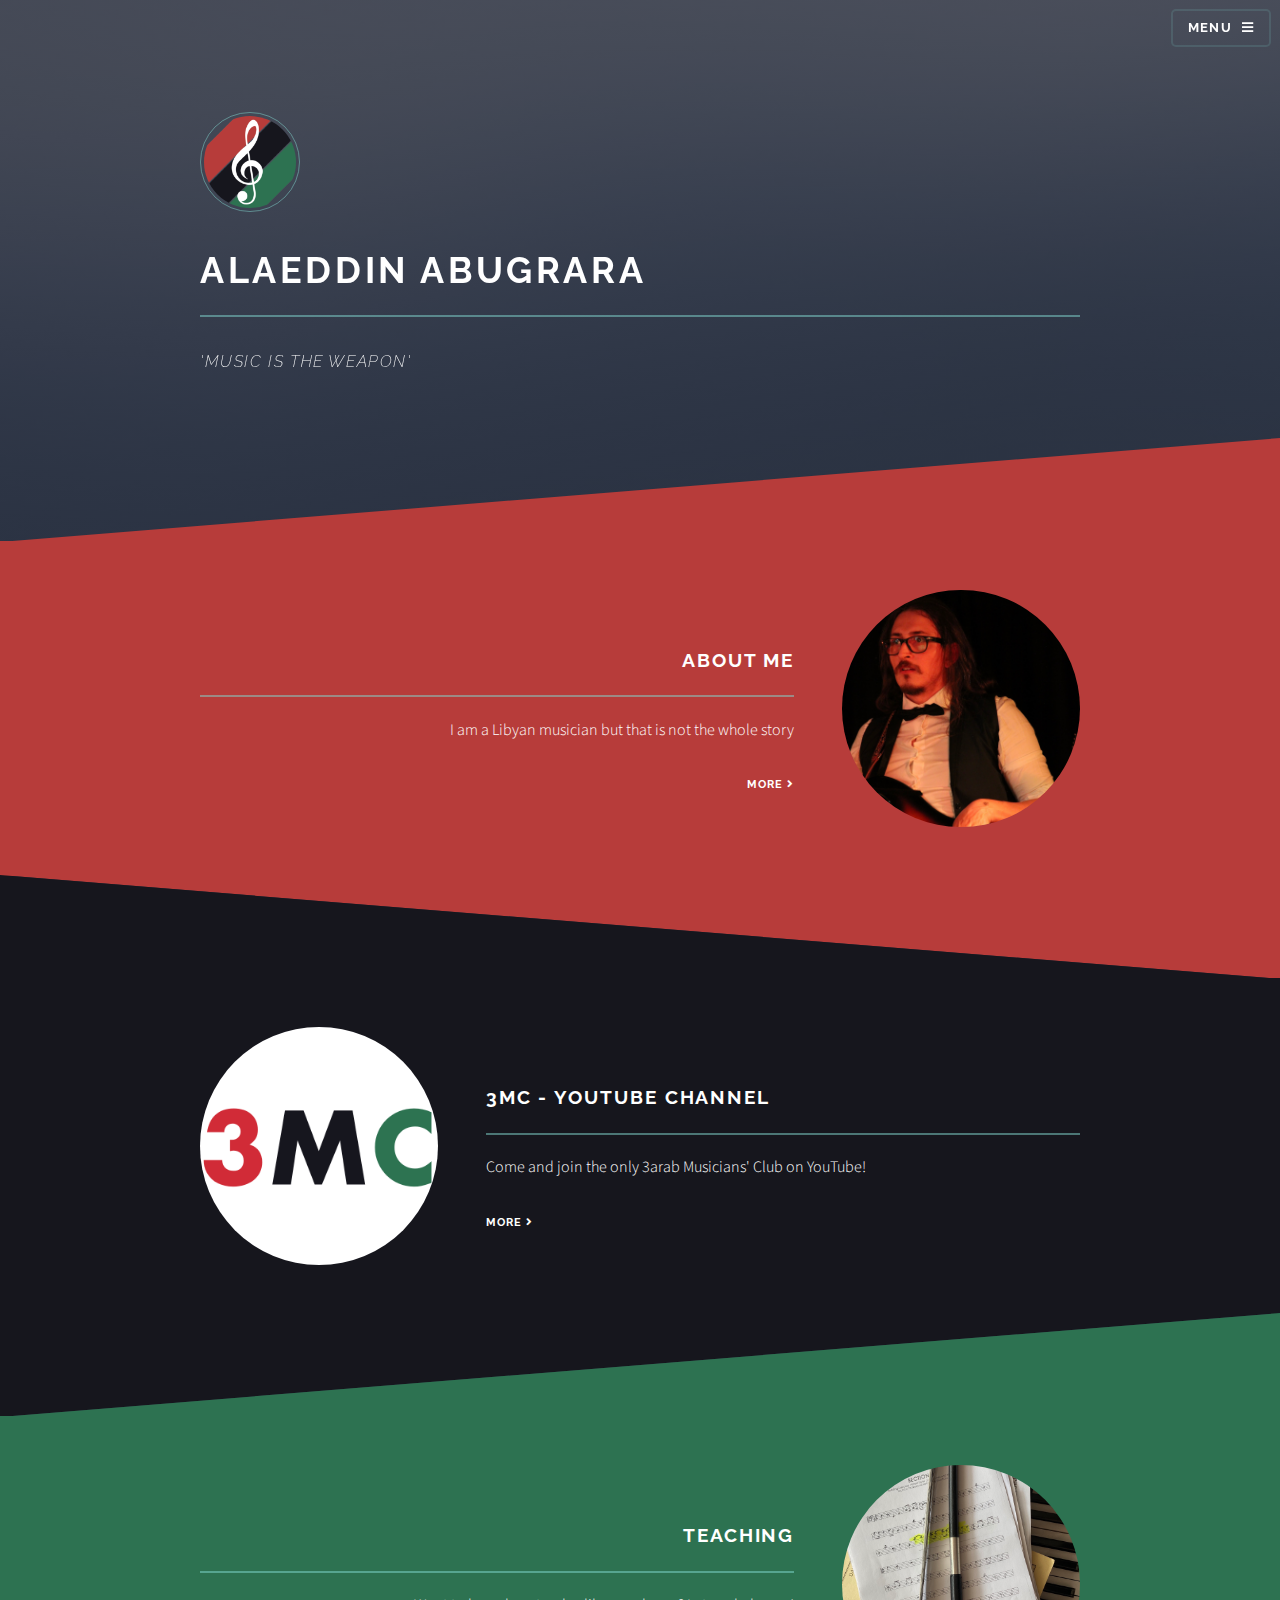
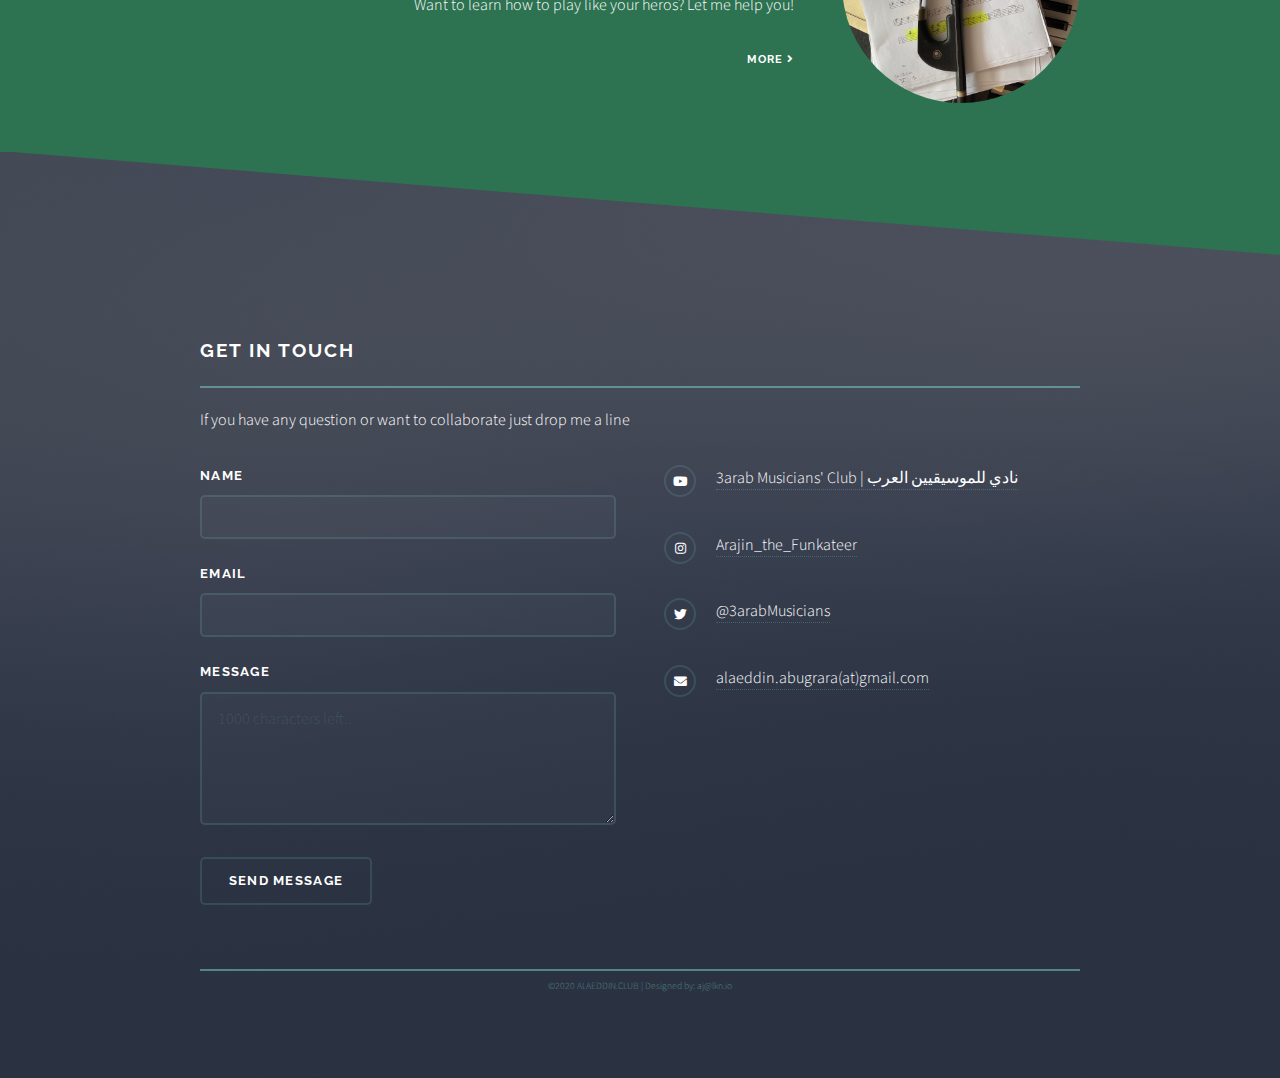
<file: index.html>
<!DOCTYPE HTML>
<html>
	<head>
		<title>ALAEDDIN.CLUB</title>
		<meta charset="utf-8" />
		<meta name="viewport" content="width=device-width, initial-scale=1, user-scalable=no" />
    <link rel="stylesheet" href="assets/css/main.css" />
    <link rel="shortcut icon" href="images/favicon/favicon.ico">
    <link rel="icon" sizes="16x16 32x32 64x64" href="images/favicon/favicon.ico">
    <link rel="icon" type="image/png" sizes="196x196" href="images/favicon/favicon-192.png">
    <link rel="icon" type="image/png" sizes="160x160" href="images/favicon/favicon-160.png">
    <link rel="icon" type="image/png" sizes="96x96" href="images/favicon/favicon-96.png">
    <link rel="icon" type="image/png" sizes="64x64" href="images/favicon/favicon-64.png">
    <link rel="icon" type="image/png" sizes="32x32" href="images/favicon/favicon-32.png">
    <link rel="icon" type="image/png" sizes="16x16" href="images/favicon/favicon-16.png">
    <link rel="apple-touch-icon" href="images/favicon/favicon-57.png">
    <link rel="apple-touch-icon" sizes="114x114" href="images/favicon/favicon-114.png">
    <link rel="apple-touch-icon" sizes="72x72" href="images/favicon/favicon-72.png">
    <link rel="apple-touch-icon" sizes="144x144" href="images/favicon/favicon-144.png">
    <link rel="apple-touch-icon" sizes="60x60" href="images/favicon/favicon-60.png">
    <link rel="apple-touch-icon" sizes="120x120" href="images/favicon/favicon-120.png">
    <link rel="apple-touch-icon" sizes="76x76" href="images/favicon/favicon-76.png">
    <link rel="apple-touch-icon" sizes="152x152" href="images/favicon/favicon-152.png">
    <link rel="apple-touch-icon" sizes="180x180" href="images/favicon/favicon-180.png">
    <meta name="msapplication-TileColor" content="#FFFFFF">
    <meta name="msapplication-TileImage" content="images/favicon/favicon-144.png">
    <meta name="msapplication-config" content="images/favicon/browserconfig.xml">
		<noscript><link rel="stylesheet" href="assets/css/noscript.css" /></noscript>
	</head>
	<body class="is-preload">

		<!-- Page Wrapper -->
    <div id="page-wrapper">
      <!-- Header -->
      <header id="header" class="alt">
        <h1><a href="index">ALAEDDIN</a></h1>
        <nav>
          <a href="#menu">Menu</a>
        </nav>
      </header>

      <!-- Nav menu -->
      <nav id="menu">
        <div class="inner">
          <ul class="links">
            <li><a href="index">Home</a></li>
            <li><a href="about">About</a></li>
            <li><a href="3MC">YouTube Channel</a></li>
            <li><a href="teaching">Teaching</a></li>
            <li><a href="contact">Contacts</a></li>
          </ul>
          <a href="#" class="close">Close</a>
        </div>
      </nav>

      <!-- Banner -->
      <section id="banner">
        <div class="inner">
          <div class="logo"><img src="images/logo.png" alt="" class="icon"></div>
          <h2>ALAEDDIN ABUGRARA</h2>
          <p> <i>'Music is the weapon'</i> </p>
        </div>
      </section>

      <!-- Wrapper -->
      <section id="wrapper">
        <!-- One -->
        <section id="one" class="wrapper spotlight style1">
          <a href="about">
            <div class="inner">
              <img class = "image" src="images/Alaeddin_portrait.jpeg" alt=""/>
              <div class="content">
                <h2 class="major">About me</h2>
                <p>I am a Libyan musician but that is not the whole story</p>
                <h4>more <span class="fas fa-angle-right"></span></h4>
              </div>
            </div>
          </a>
        </section>

        <!-- Two -->
        <section id="two" class="wrapper alt spotlight style2">
          <a href="3MC">
            <div class="inner">
              <img class="image" src="images/3MC-logo-square.jpg" alt="" />
              <div class="content">
                <h2 class="major">3MC - YouTube Channel</h2>
                <p>Come and join the only 3arab Musicians' Club on YouTube!</p>
                <h4>more <span class="fas fa-angle-right"></span></h4>
              </div>
            </div>
          </a>
        </section>

        <!-- Three -->
        <section id="three" class="wrapper spotlight style3">
          <a href="teaching">
            <div class="inner">
              <img class="image" src="images/teaching-index-img.jpeg" alt="" />
              <div class="content">
                <h2 class="major">Teaching</h2>
                <p>
                  Want to learn how to play like your heros? Let me help you!
                </p>
                <h4>more <span class="fas fa-angle-right"></span></h4>
              </div>
            </div>
          </a>
        </section>
      </section> <!-- wrapper -->

      <!-- Footer -->
      <section id="footer">
        <div class="inner">
          <h2 class="major">Get in touch</h2>
          <p>If you have any question or want to collaborate just drop me a line</p>

          <form method="POST" action="https://formspree.io/mbjzqwzp">
            <div class="fields">
              <div class="field">
                <label for="name">Name</label>
                <input type="text" name="name" id="name" required/>
              </div>
              <div class="field">
                <label for="email">Email</label>
                <input type="email" name="email" id="email" required/>
              </div>
              <div class="field">
                <label for="message">Message</label>
                <textarea name="message" id="message" rows="4" maxlength="1000" placeholder="1000 characters left.." required></textarea>
              </div>
            </div>
            <ul class="actions">
              <li><input type="submit" value="Send Message" /></li>
            </ul>
          </form>

          <ul class="contact">
            <li class="icon brands fa-youtube">
              <a href="https://www.youtube.com/channel/UCnu9vaJZ9BPvRL8BU03WIyQ" target="_blank">3arab Musicians' Club | نادي للموسيقيين العرب</a>
            </li>
            <li class="icon brands fa-instagram">
              <a href="https://www.instagram.com/arajin_the_funkateer/" target="_blank">Arajin_the_Funkateer</a>
            </li>
            <li class="icon brands fa-twitter">
              <a href="https://twitter.com/3arabMusicians" target="_blank"> @3arabMusicians </a>
            </li>
            <li class="icon solid fa-envelope">
              <a href="mailto:alaeddin.abugarara@gmail.com?subject= Hi Ala Eddin">alaeddin.abugrara(at)gmail.com</a>
            </li>
          </ul>

          <ul class="copyright">
            <li>&copy;2020 ALAEDDIN.CLUB | Designed by: aj@lkn.io</li>
          </ul>
        </div> <!-- footer/inner -->
      </section> <!-- footer -->
    </div> <!-- Page Wrapper -->

		<!-- Scripts -->
    <script src="assets/js/jquery.min.js"></script>
    <script src="assets/js/jquery.scrollex.min.js"></script>
    <script src="assets/js/browser.min.js"></script>
    <script src="assets/js/breakpoints.min.js"></script>
    <script src="assets/js/util.js"></script>
    <script src="assets/js/main.js"></script>

	</body>
</html>
</file>
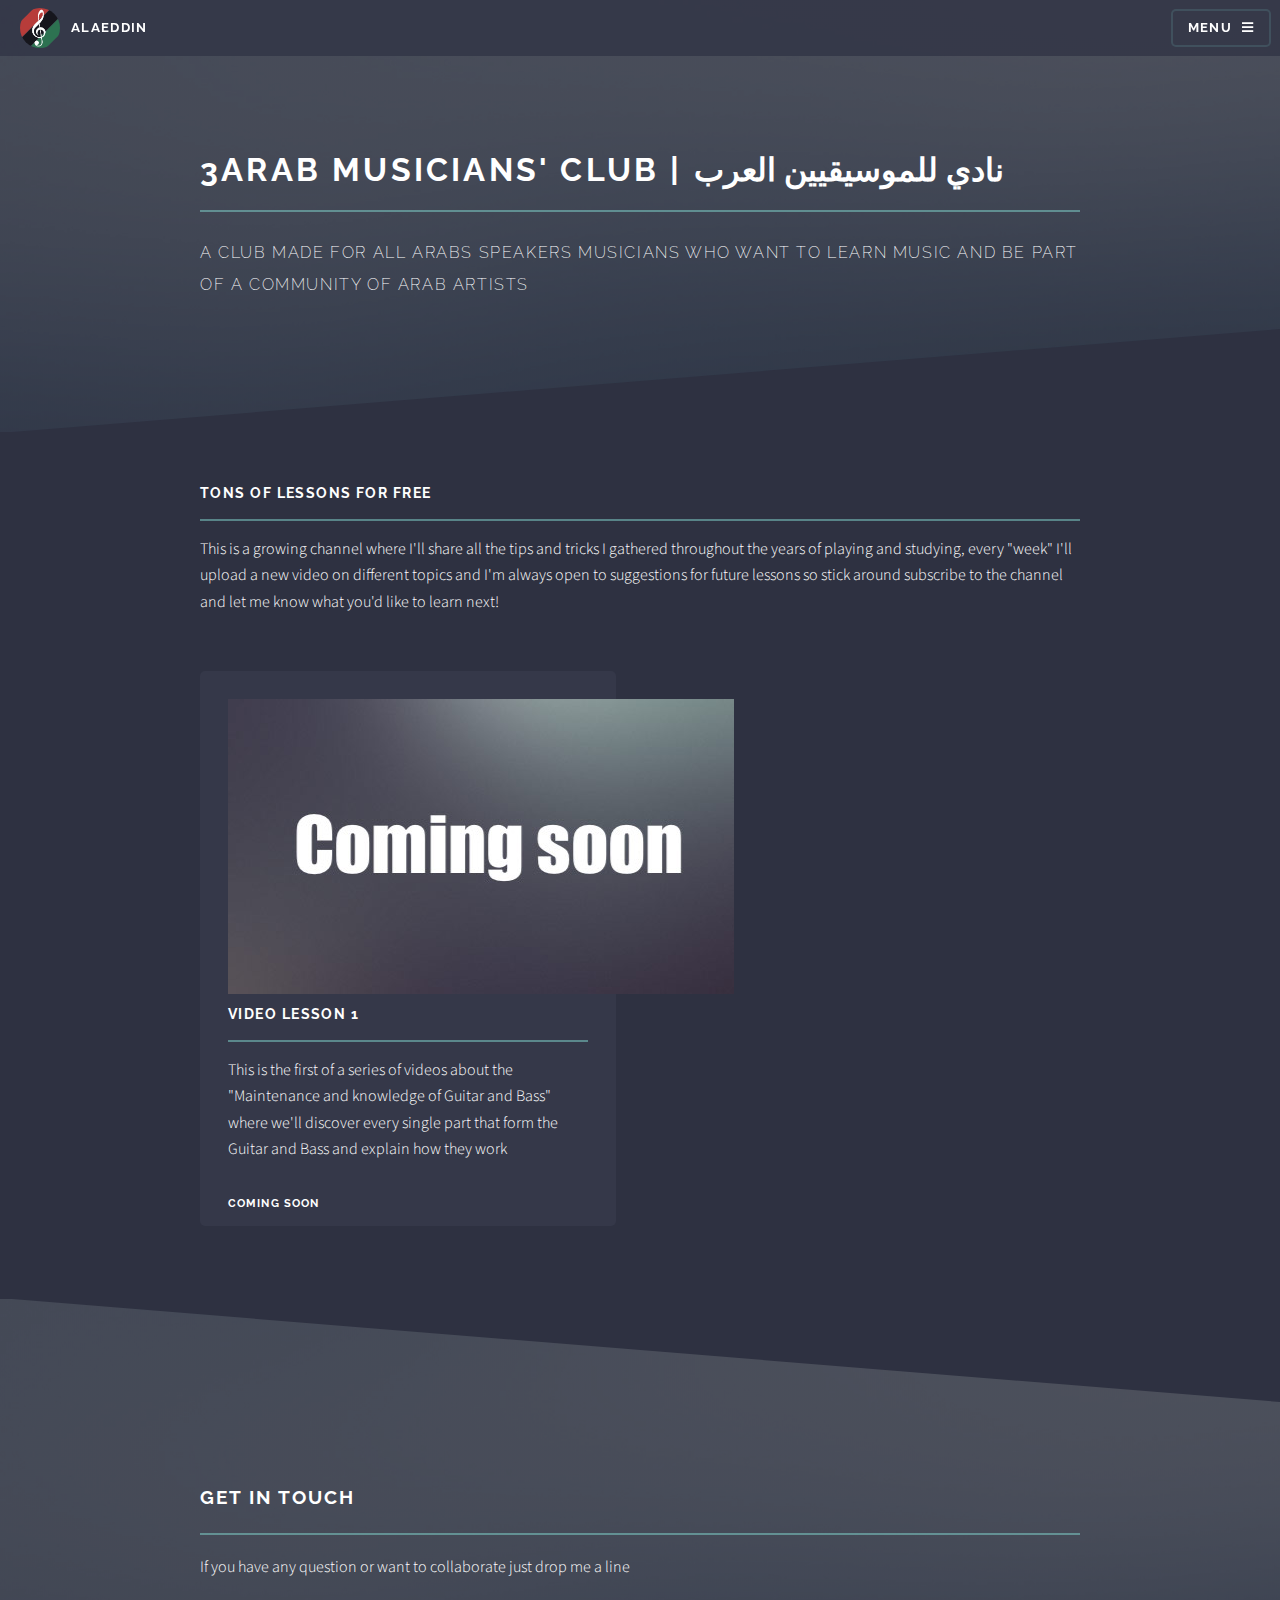
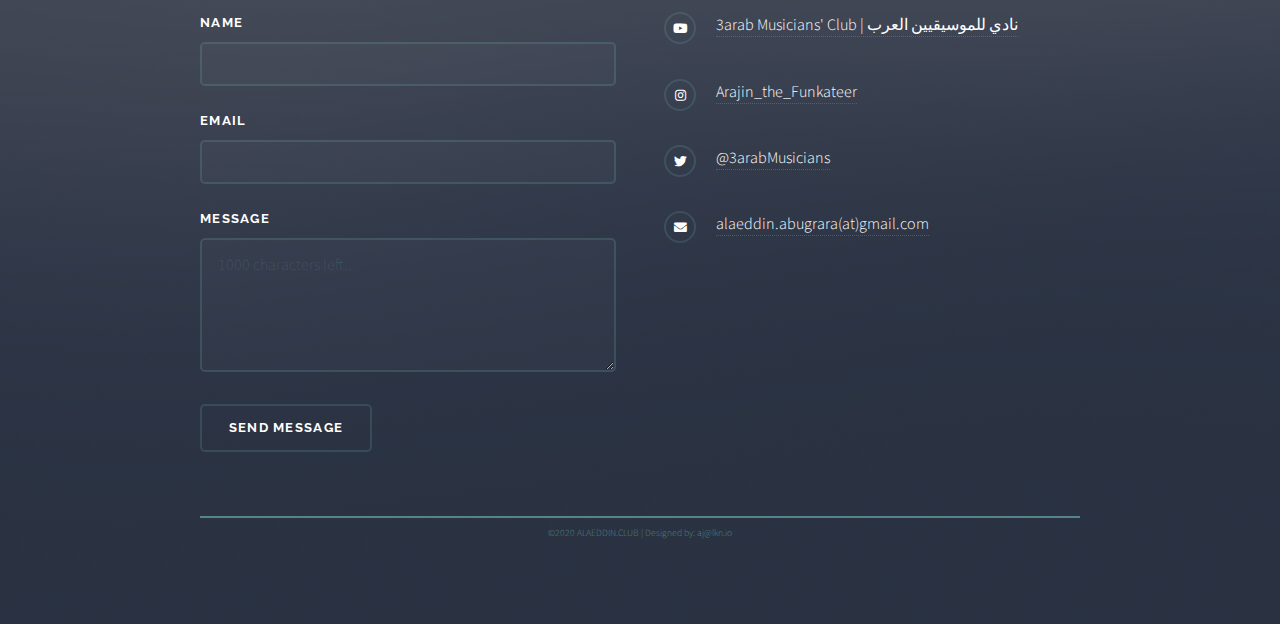
<file: 3MC.html>
<!DOCTYPE HTML>
<html>
	<head>
		<title>ALAEDDIN | 3MC</title>
		<meta charset="utf-8" />
		<meta name="viewport" content="width=device-width, initial-scale=1, user-scalable=no" />
    <link rel="stylesheet" href="assets/css/main.css" />
    <link rel="shortcut icon" href="images/favicon/favicon.ico">
    <link rel="icon" sizes="16x16 32x32 64x64" href="images/favicon/favicon.ico">
    <link rel="icon" type="image/png" sizes="196x196" href="images/favicon/favicon-192.png">
    <link rel="icon" type="image/png" sizes="160x160" href="images/favicon/favicon-160.png">
    <link rel="icon" type="image/png" sizes="96x96" href="images/favicon/favicon-96.png">
    <link rel="icon" type="image/png" sizes="64x64" href="images/favicon/favicon-64.png">
    <link rel="icon" type="image/png" sizes="32x32" href="images/favicon/favicon-32.png">
    <link rel="icon" type="image/png" sizes="16x16" href="images/favicon/favicon-16.png">
    <link rel="apple-touch-icon" href="images/favicon/favicon-57.png">
    <link rel="apple-touch-icon" sizes="114x114" href="images/favicon/favicon-114.png">
    <link rel="apple-touch-icon" sizes="72x72" href="images/favicon/favicon-72.png">
    <link rel="apple-touch-icon" sizes="144x144" href="images/favicon/favicon-144.png">
    <link rel="apple-touch-icon" sizes="60x60" href="images/favicon/favicon-60.png">
    <link rel="apple-touch-icon" sizes="120x120" href="images/favicon/favicon-120.png">
    <link rel="apple-touch-icon" sizes="76x76" href="images/favicon/favicon-76.png">
    <link rel="apple-touch-icon" sizes="152x152" href="images/favicon/favicon-152.png">
    <link rel="apple-touch-icon" sizes="180x180" href="images/favicon/favicon-180.png">
    <meta name="msapplication-TileColor" content="#FFFFFF">
    <meta name="msapplication-TileImage" content="images/favicon/favicon-144.png">
    <meta name="msapplication-config" content="images/favicon/browserconfig.xml">
		<noscript><link rel="stylesheet" href="assets/css/noscript.css" /></noscript>
	</head>
	<body class="is-preload">

		<!-- Page Wrapper -->
    <div id="page-wrapper">

      <!-- Header -->
      <header id="header">
        <a href="index"><img src="images/logo.png" alt="website logo"></a>
        <h1><a href="index">ALAEDDIN</a></h1>
        <nav>
          <a href="#menu">Menu</a>
        </nav>
      </header>

      <!-- Nav menu -->
      <nav id="menu">
        <div class="inner">
          <ul class="links">
            <li><a href="index">Home</a></li>
            <li><a href="about">About</a></li>
            <li><a href="3MC">YouTube Channel</a></li>
            <li><a href="teaching">Teaching</a></li>
            <li><a href="contact">Contacts</a></li>
          </ul>
          <a href="#" class="close">Close</a>
        </div>
      </nav>

      <!-- Wrapper -->
      <section id="wrapper">
        <header>
          <div class="inner">
            <h2>3arab Musicians' Club | نادي للموسيقيين العرب</h2>
            <p>A Club made for all Arabs speakers musicians who want to learn music and be part of a community of Arab artists</p>
          </div>
        </header>

        <!-- Content -->
        <div class="wrapper">
          <div class="inner">

            <h3 class="major">Tons of lessons for free</h3>
            <p>
              This is a growing channel where I'll share all the tips and tricks I gathered throughout the years of playing and studying,
              every "week" I'll upload a new video on different topics and I'm always open to suggestions for future lessons so stick around
              subscribe to the channel and let me know what you'd like to learn next!
            </p>

            <section class="features">
              <article>
                <!-- <a href="3MCviedoCard" class="image"><img src="images/pic04.jpg" alt="" /></a> -->
                <img src="images/ThumbnailVid-comingSoon.jpg" alt="Thumbnail of future video text saying (COMING SOON)"/>

                <h3 class="major">Video lesson 1</h3>
                <p>This is the first of a series of videos about the "Maintenance and knowledge of Guitar and Bass" where we'll discover every single
                  part that form the Guitar and Bass and explain how they work
                </p>
                <h4>COMING SOON</h4>
                <!-- <a href="#" class="special">Learn more</a> -->
              </article>

              <!-- <article>
                <a href="3MCviedoCard" class="image"><img src="images/pic05.jpg" alt="" /></a>
                <h3 class="major">Video lesson 2</h3>
                <p>Lorem ipsum dolor sit amet, consectetur adipiscing vehicula.</p>
                <a href="3MCviedoCard" class="special">Learn more</a>
              </article>

              <article>
                <a href="3MCviedoCard" class="image"><img src="images/pic05.jpg" alt="" /></a>
                <h3 class="major">Video lesson 3</h3>
                <p>Lorem ipsum dolor sit amet, consectetur adipiscing vehicula.</p>
                <a href="3MCviedoCard" class="special">Learn more</a>
              </article>
            </section> -->

          </div> <!-- inner -->
        </div> <!-- wrapper -->
      </section><!-- Wrapper -->

      <!-- Footer -->
      <section id="footer">
        <div class="inner">
          <h2 class="major">Get in touch</h2>
          <p>If you have any question or want to collaborate just drop me a line</p>

          <form method="POST" action="https://formspree.io/mbjzqwzp">
            <div class="fields">
              <div class="field">
                <label for="name">Name</label>
                <input type="text" name="name" id="name" required/>
              </div>
              <div class="field">
                <label for="email">Email</label>
                <input type="email" name="email" id="email" required/>
              </div>
              <div class="field">
                <label for="message">Message</label>
                <textarea name="message" id="message" rows="4" maxlength="1000" placeholder="1000 characters left.." required></textarea>
              </div>
            </div>
            <ul class="actions">
              <li><input type="submit" value="Send Message" /></li>
            </ul>
          </form>

          <ul class="contact">
            <li class="icon brands fa-youtube">
              <a href="https://www.youtube.com/channel/UCnu9vaJZ9BPvRL8BU03WIyQ" target="_blank">3arab Musicians' Club | نادي للموسيقيين العرب</a>
            </li>
            <li class="icon brands fa-instagram">
              <a href="https://www.instagram.com/arajin_the_funkateer/" target="_blank">Arajin_the_Funkateer</a>
            </li>
            <li class="icon brands fa-twitter">
              <a href="https://twitter.com/3arabMusicians" target="_blank"> @3arabMusicians </a>
            </li>
            <li class="icon solid fa-envelope">
              <a href="mailto:alaeddin.abugarara@gmail.com?subject= Hi Ala Eddin">alaeddin.abugrara(at)gmail.com</a>
            </li>
          </ul>

          <ul class="copyright">
            <li>&copy;2020 ALAEDDIN.CLUB | Designed by: aj@lkn.io</li>
          </ul>
        </div> <!-- footer/inner -->
      </section> <!-- footer -->

    </div><!-- Page Wrapper -->

		<!-- Scripts -->
    <script src="assets/js/jquery.min.js"></script>
    <script src="assets/js/jquery.scrollex.min.js"></script>
    <script src="assets/js/browser.min.js"></script>
    <script src="assets/js/breakpoints.min.js"></script>
    <script src="assets/js/util.js"></script>
    <script src="assets/js/main.js"></script>

	</body>
</html>
</file>
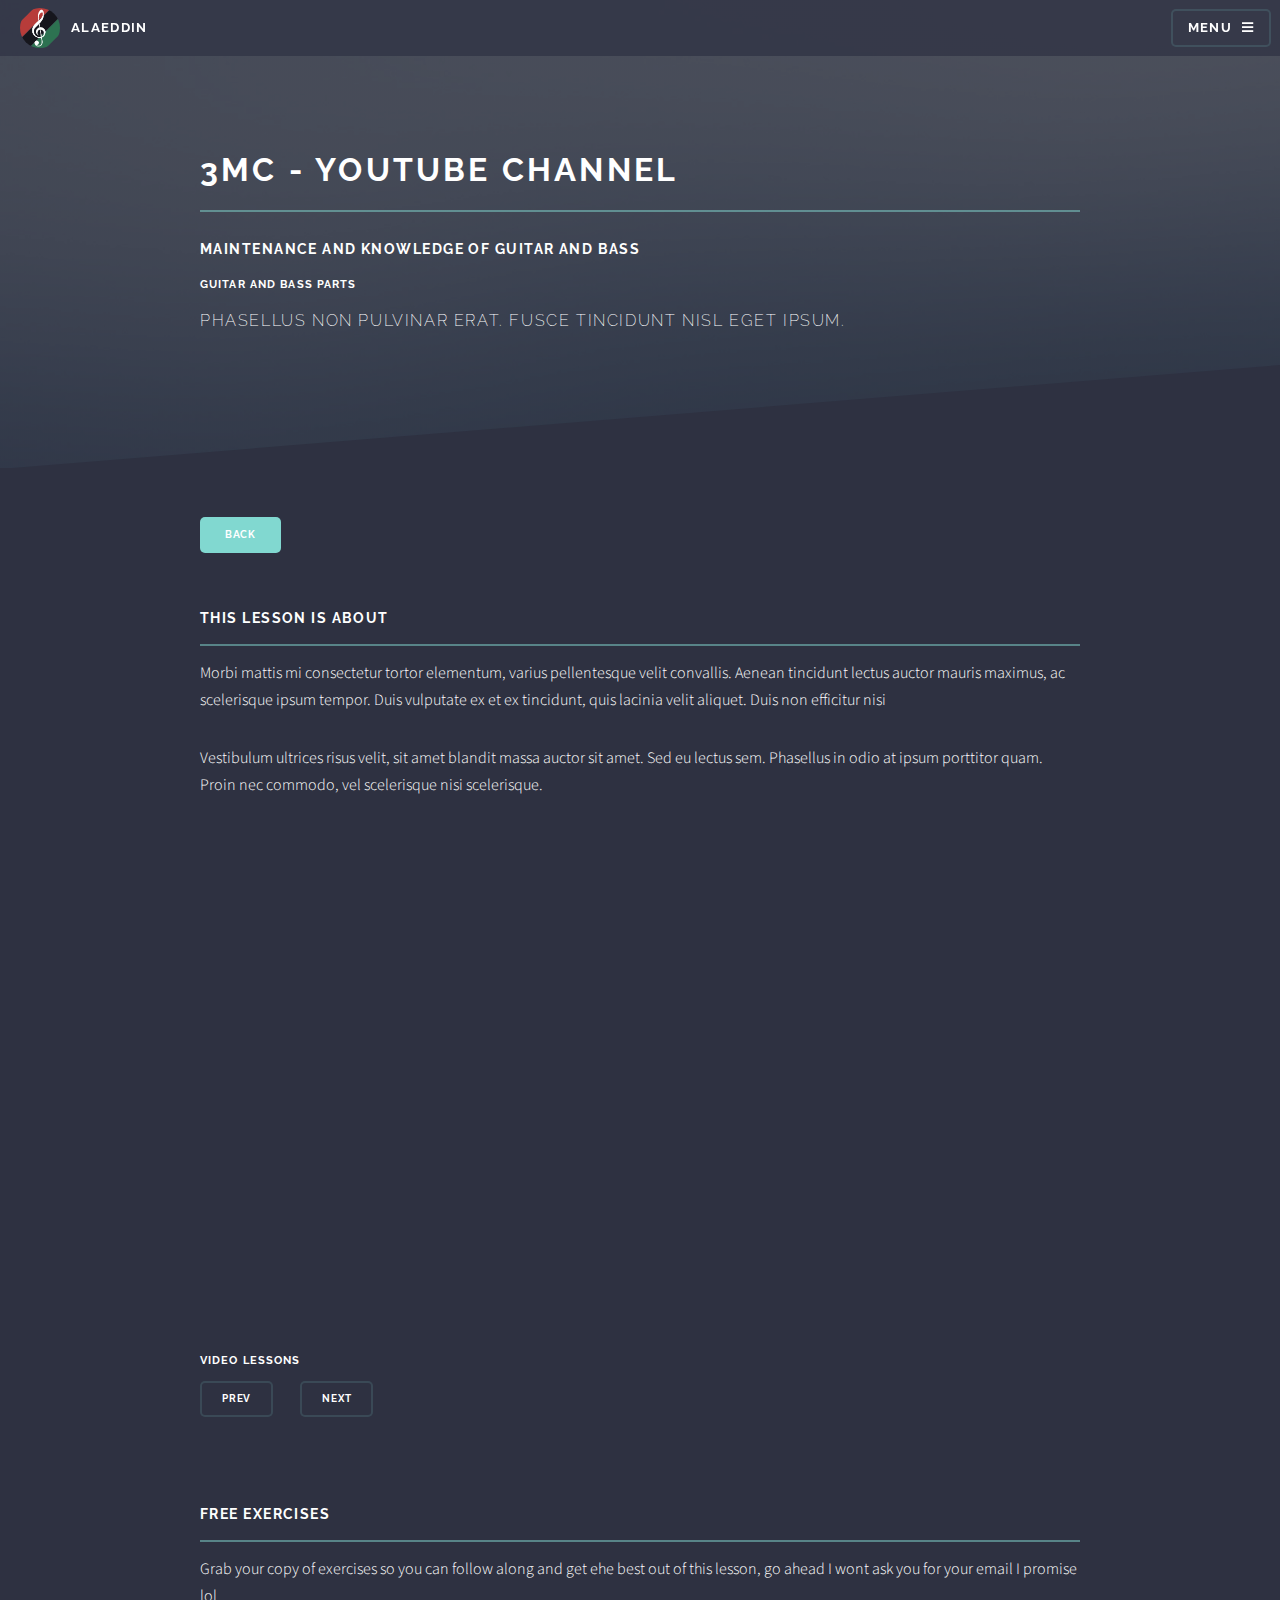
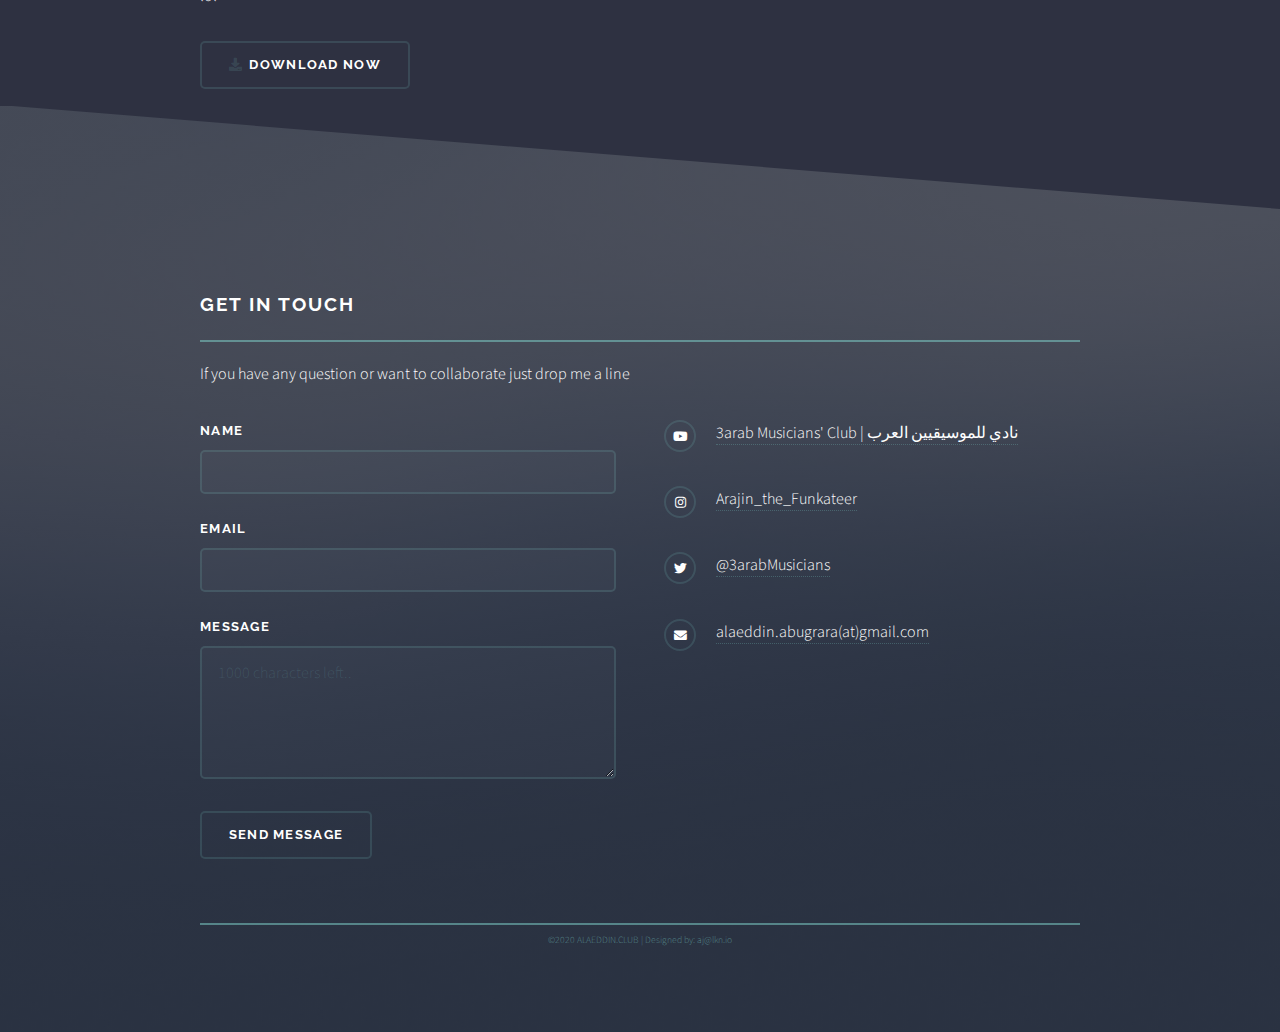
<file: 3MCviedoCard.html>
<!DOCTYPE HTML>
<html>
<head>
  <title>3MC Videos and Exercises</title>
  <meta charset="utf-8" />
  <meta name="viewport" content="width=device-width, initial-scale=1, user-scalable=no" />
  <link rel="stylesheet" href="assets/css/main.css" />
  <link rel="shortcut icon" href="images/favicon/favicon.ico">
	<link rel="icon" sizes="16x16 32x32 64x64" href="images/favicon/favicon.ico">
	<link rel="icon" type="image/png" sizes="196x196" href="images/favicon/favicon-192.png">
	<link rel="icon" type="image/png" sizes="160x160" href="images/favicon/favicon-160.png">
	<link rel="icon" type="image/png" sizes="96x96" href="images/favicon/favicon-96.png">
	<link rel="icon" type="image/png" sizes="64x64" href="images/favicon/favicon-64.png">
	<link rel="icon" type="image/png" sizes="32x32" href="images/favicon/favicon-32.png">
	<link rel="icon" type="image/png" sizes="16x16" href="images/favicon/favicon-16.png">
	<link rel="apple-touch-icon" href="images/favicon/favicon-57.png">
	<link rel="apple-touch-icon" sizes="114x114" href="images/favicon/favicon-114.png">
	<link rel="apple-touch-icon" sizes="72x72" href="images/favicon/favicon-72.png">
	<link rel="apple-touch-icon" sizes="144x144" href="images/favicon/favicon-144.png">
	<link rel="apple-touch-icon" sizes="60x60" href="images/favicon/favicon-60.png">
	<link rel="apple-touch-icon" sizes="120x120" href="images/favicon/favicon-120.png">
	<link rel="apple-touch-icon" sizes="76x76" href="images/favicon/favicon-76.png">
	<link rel="apple-touch-icon" sizes="152x152" href="images/favicon/favicon-152.png">
	<link rel="apple-touch-icon" sizes="180x180" href="images/favicon/favicon-180.png">
	<meta name="msapplication-TileColor" content="#FFFFFF">
	<meta name="msapplication-TileImage" content="images/favicon/favicon-144.png">
	<meta name="msapplication-config" content="images/favicon/browserconfig.xml">
  <noscript><link rel="stylesheet" href="assets/css/noscript.css" /></noscript>
</head>
<body class="is-preload">

  <!-- Page Wrapper -->
  <div id="page-wrapper">

    <!-- Header -->
    <header id="header">
      <a href="index"><img src="images/logo.png" alt="website logo"></a>
      <h1><a href="index">ALAEDDIN</a></h1>
      <nav>
        <a href="#menu">Menu</a>
      </nav>
    </header>

    <!-- Nav menu -->
    <nav id="menu">
      <div class="inner">
        <ul class="links">
          <li><a href="index">Home</a></li>
          <li><a href="about">About</a></li>
          <li><a href="3MC">YouTube Channel</a></li>
          <li><a href="teaching">Teaching</a></li>
          <li><a href="contact">Contacts</a></li>
        </ul>
        <a href="#" class="close">Close</a>
      </div>
    </nav>

    <!-- Wrapper -->
    <section id="wrapper">
      <header>
        <div class="inner">
          <h2>3MC - YouTube Channel</h2>
          <h3>Maintenance and knowledge of Guitar and Bass</h3>
          <H4>Guitar and Bass parts</H4>
          <p>Phasellus non pulvinar erat. Fusce tincidunt nisl eget ipsum.</p>
        </div>
      </header>

      <!-- Content -->
      <div class="wrapper">

        <div class="inner">
          <a href="3MC" class="button primary small">	&nbsp;back&nbsp;</a>
          <br><br><br>
          <h3 class="major">This Lesson is about</h3>
          <p>
            Morbi mattis mi consectetur tortor elementum, varius pellentesque velit convallis. Aenean tincidunt lectus auctor mauris maximus,
            ac scelerisque ipsum tempor. Duis vulputate ex et ex tincidunt, quis lacinia velit aliquet. Duis non efficitur nisi
          </p>

          <p>
            Vestibulum ultrices risus velit, sit amet blandit massa auctor sit amet. Sed eu lectus sem. Phasellus in odio at ipsum porttitor
            quam. Proin nec commodo, vel scelerisque nisi scelerisque.
          </p>

          <div class="iframe-container">
            <!-- enter video URL down below  -->
            <!-- <iframe
              src="#"
              frameborder="0" allow="accelerometer; autoplay; encrypted-media; gyroscope; picture-in-picture"
              allowfullscreen
            ></iframe> -->
          </div>
          <br>

          <h4>Video lessons</h4>
          <ul class="pagination">
            <li><span class="button small ">Prev</span></li>
            <li><a href="#" class="button small">Next</a></li>
          </ul>
          <br><br>

          <h3 class="major">Free exercises</h3>
          <p>
            Grab your copy of exercises so you can follow along and get ehe best out of this lesson,
            go ahead I wont ask you for your email I promise lol
          </p>

          <a href="assets/files/coming-soon.pdf" class="button icon solid fa-download" download>Download Now</a>
        </section>

        </div> <!-- inner -->
      </div> <!-- wrapper -->
    </section><!-- Wrapper -->

    <!-- Footer -->
    <section id="footer">
      <div class="inner">
        <h2 class="major">Get in touch</h2>
        <p>If you have any question or want to collaborate just drop me a line</p>

        <form method="POST" action="https://formsubmit.co/3arabmusiciansclub@gmail.com">
          <div class="fields">
            <div class="field">
              <label for="name">Name</label>
              <input type="text" name="name" id="name" required/>
            </div>
            <div class="field">
              <label for="email">Email</label>
              <input type="email" name="email" id="email" required/>
            </div>
            <div class="field">
              <label for="message">Message</label>
              <textarea name="message" id="message" rows="4" maxlength="1000" placeholder="1000 characters left.." required></textarea>
            </div>
          </div>
          <ul class="actions">
            <li><input type="submit" value="Send Message" /></li>
          </ul>
        </form>

        <ul class="contact">
          <li class="icon brands fa-youtube">
            <a href="https://www.youtube.com/channel/UCnu9vaJZ9BPvRL8BU03WIyQ" target="_blank">3arab Musicians' Club | نادي للموسيقيين العرب</a>
          </li>
          <li class="icon brands fa-instagram">
            <a href="https://www.instagram.com/arajin_the_funkateer/" target="_blank">Arajin_the_Funkateer</a>
          </li>
          <li class="icon brands fa-twitter">
            <a href="https://twitter.com/3arabMusicians" target="_blank"> @3arabMusicians </a>
          </li>
          <li class="icon solid fa-envelope">
            <a href="mailto:alaeddin.abugarara@gmail.com?subject= Hi Ala Eddin">alaeddin.abugrara(at)gmail.com</a>
          </li>
        </ul>

        <ul class="copyright">
          <li>&copy;2020 ALAEDDIN.CLUB | Designed by: aj@lkn.io</li>
        </ul>
      </div> <!-- footer/inner -->
    </section> <!-- footer -->

  </div><!-- Page Wrapper -->

  <!-- Scripts -->
  <script src="assets/js/jquery.min.js"></script>
  <script src="assets/js/jquery.scrollex.min.js"></script>
  <script src="assets/js/browser.min.js"></script>
  <script src="assets/js/breakpoints.min.js"></script>
  <script src="assets/js/util.js"></script>
  <script src="assets/js/main.js"></script>

</body>
</html>
</file>
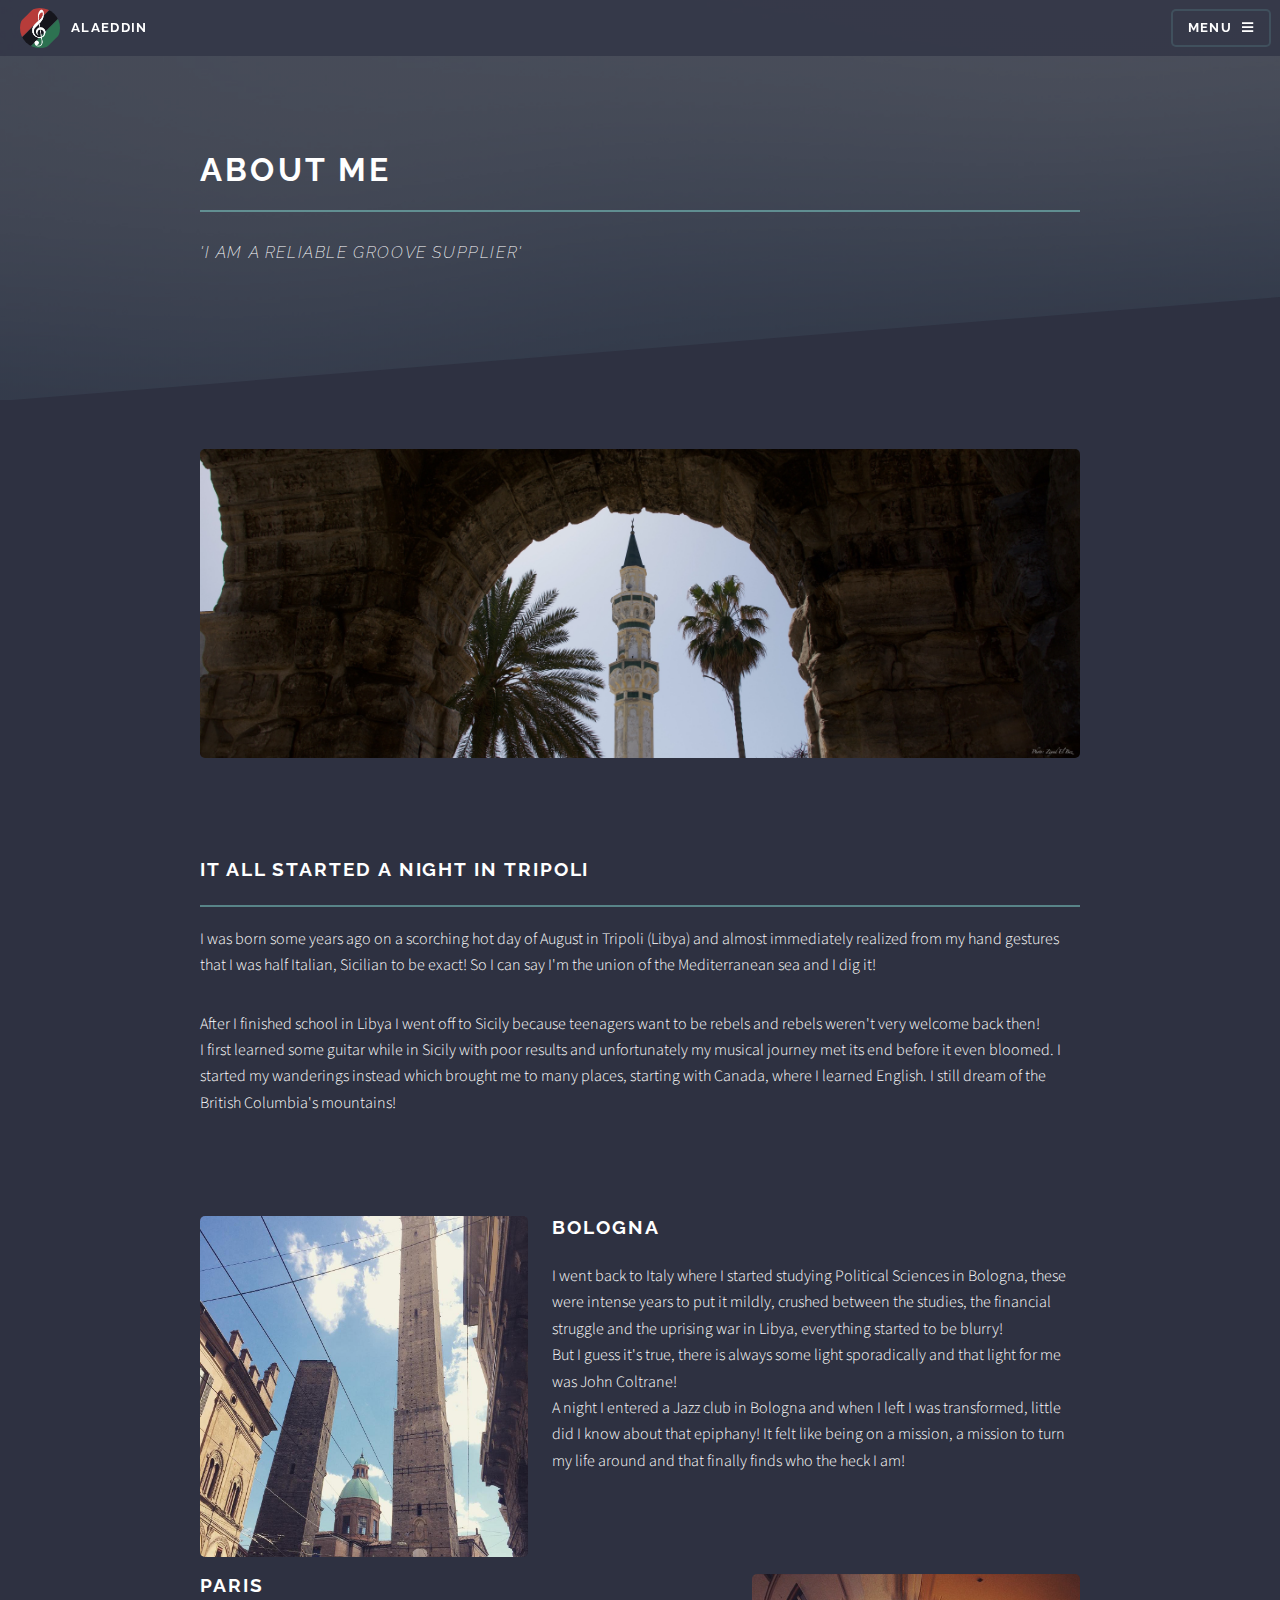
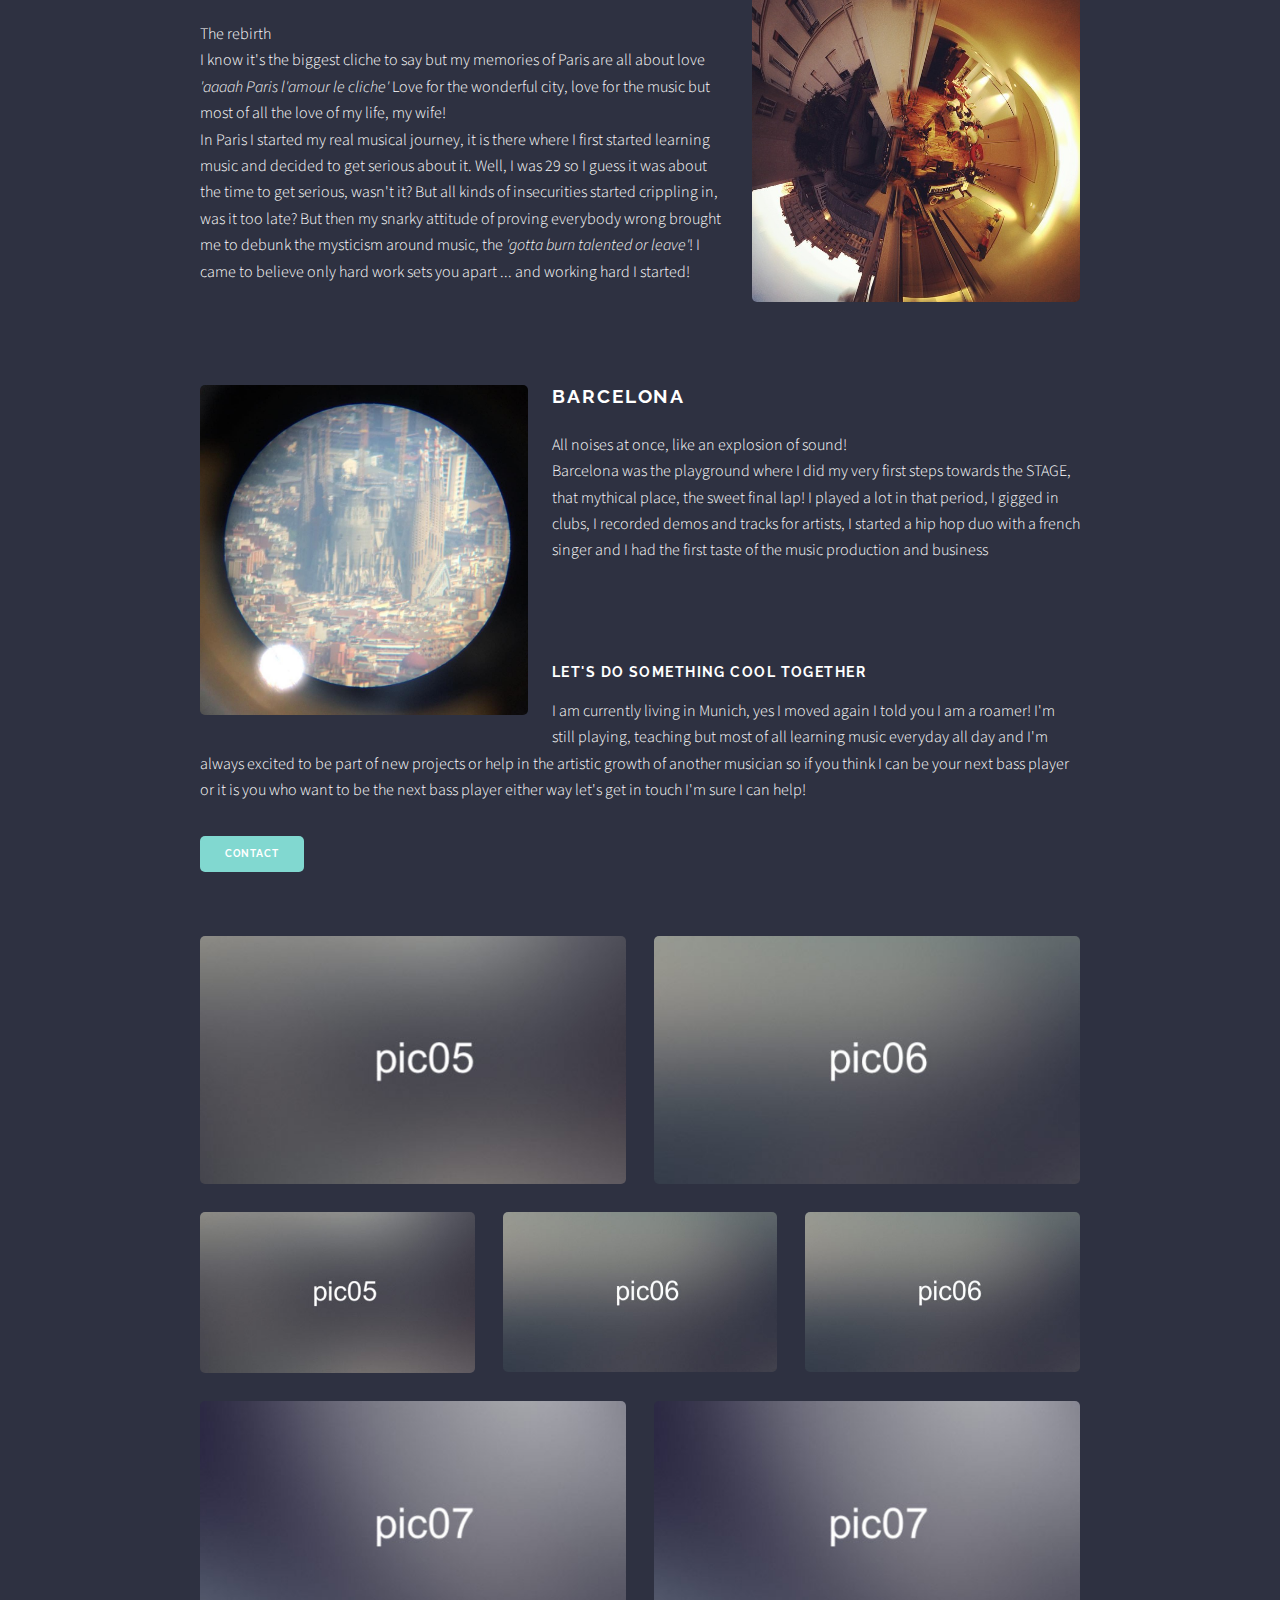
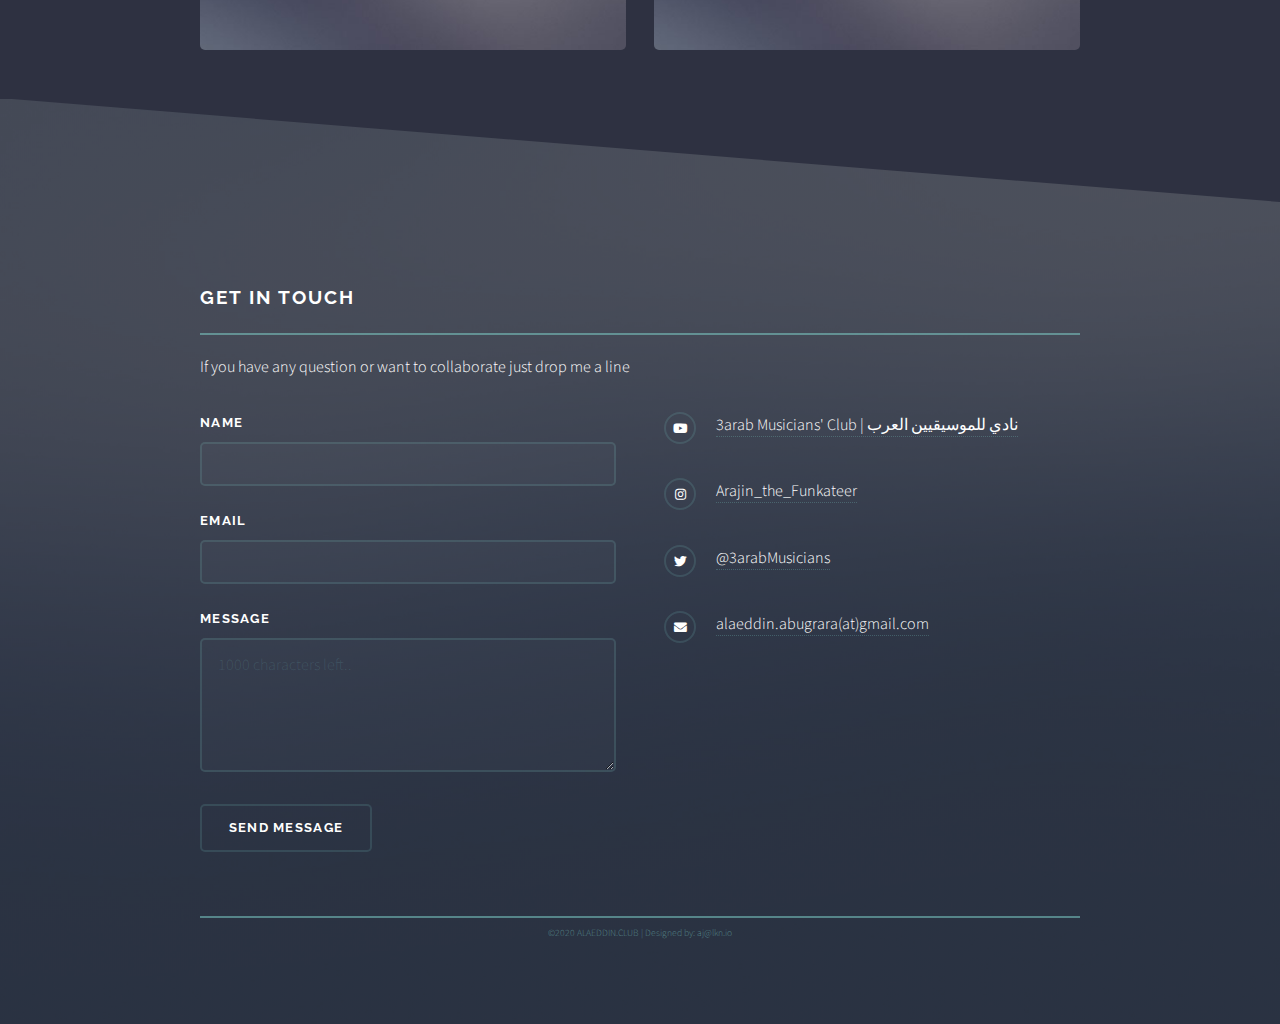
<file: about.html>
<!DOCTYPE HTML>
<html>
	<head>
		<title>ALAEDDIN | About Me</title>
		<meta charset="utf-8" />
		<meta name="viewport" content="width=device-width, initial-scale=1, user-scalable=no" />
    <link rel="stylesheet" href="assets/css/main.css" />
    <link rel="shortcut icon" href="images/favicon/favicon.ico">
    <link rel="icon" sizes="16x16 32x32 64x64" href="images/favicon/favicon.ico">
    <link rel="icon" type="image/png" sizes="196x196" href="images/favicon/favicon-192.png">
    <link rel="icon" type="image/png" sizes="160x160" href="images/favicon/favicon-160.png">
    <link rel="icon" type="image/png" sizes="96x96" href="images/favicon/favicon-96.png">
    <link rel="icon" type="image/png" sizes="64x64" href="images/favicon/favicon-64.png">
    <link rel="icon" type="image/png" sizes="32x32" href="images/favicon/favicon-32.png">
    <link rel="icon" type="image/png" sizes="16x16" href="images/favicon/favicon-16.png">
    <link rel="apple-touch-icon" href="images/favicon/favicon-57.png">
    <link rel="apple-touch-icon" sizes="114x114" href="images/favicon/favicon-114.png">
    <link rel="apple-touch-icon" sizes="72x72" href="images/favicon/favicon-72.png">
    <link rel="apple-touch-icon" sizes="144x144" href="images/favicon/favicon-144.png">
    <link rel="apple-touch-icon" sizes="60x60" href="images/favicon/favicon-60.png">
    <link rel="apple-touch-icon" sizes="120x120" href="images/favicon/favicon-120.png">
    <link rel="apple-touch-icon" sizes="76x76" href="images/favicon/favicon-76.png">
    <link rel="apple-touch-icon" sizes="152x152" href="images/favicon/favicon-152.png">
    <link rel="apple-touch-icon" sizes="180x180" href="images/favicon/favicon-180.png">
    <meta name="msapplication-TileColor" content="#FFFFFF">
    <meta name="msapplication-TileImage" content="images/favicon/favicon-144.png">
    <meta name="msapplication-config" content="images/favicon/browserconfig.xml">
		<noscript><link rel="stylesheet" href="assets/css/noscript.css" /></noscript>
	</head>
	<body class="is-preload">

		<!-- Page Wrapper -->
    <div id="page-wrapper">
      <!-- Header -->
      <header id="header">
        <a href="index" class="homeLogo">
          <img src="images/logo.png" alt="website logo">
          <h1>ALAEDDIN</h1>
        </a>
        <nav>
          <a href="#menu">Menu</a>
        </nav>
      </header>

      <!-- Nav menu -->
      <nav id="menu">
        <div class="inner">
          <ul class="links">
            <li><a href="index">Home</a></li>
            <li><a href="about">About</a></li>
            <li><a href="3MC">YouTube Channel</a></li>
            <li><a href="teaching">Teaching</a></li>
            <li><a href="contact">Contacts</a></li>
          </ul>
          <a href="#" class="close">Close</a>
        </div>
      </nav>

      <!-- Wrapper -->
      <section id="wrapper">
        <header>
          <div class="inner">
            <h2>About me</h2>
            <p><i>'I am a reliable groove supplier'</i></p>
          </div>
        </header>

        <!-- Content -->
        <div class="wrapper">
          <div class="inner">

            <div class="col-12">
              <span class="image fit"><img src="images/tripoli.jpg" alt="Picture taken from The arc of Aurelio in Tripoli, photo curtesy of Ziyad El Baz" /></span>
            </div>
          </div>

          <div class="inner">
            <h2 class="major">It all started a night in Tripoli</h2>

            <p>
              I was born some years ago on a scorching hot day of August in Tripoli (Libya) and almost immediately realized from my hand gestures that I was half Italian,
              Sicilian to be exact! So I can say I'm the union of the Mediterranean sea and I dig it!
            </p>

            <p>
              After I finished  school in Libya I went off to Sicily because teenagers want to be rebels and rebels weren't very welcome back then! <br>
              I first learned some guitar while in Sicily with poor results and unfortunately my musical journey met its end before it even bloomed.
              I started my wanderings instead which brought me to many places, starting with Canada, where I learned English. I still dream of the
              British Columbia's mountains!
            </p>
          </div>

          <div class="inner">
            <p style="margin:0;">
              <span class="image left"><img src="images/bologna.jpg" alt="image of the two towers in Bologna" /></span>
              <h2>Bologna</h2>
              I went back to Italy where I started studying Political Sciences in Bologna, these were intense years to put it mildly,
              crushed between the studies, the financial struggle and the uprising war in Libya, everything started to be blurry! <br>
              But I guess it's true, there is always some light sporadically and that light for me was John Coltrane! <br>
              A night I entered a Jazz club in Bologna and when I left I was transformed, little did I know about that epiphany!
              It felt like being on a mission, a mission to turn my life around and that finally finds who the heck I am!
            </p>
          </div>

          <div class="inner">
            <p style="margin:0;">
              <span class="image right"><img src="images/paris.jpg" alt="Image with optical effect taken from my window in Montmartre Paris" /></span>
              <h2>Paris</h2>
              The rebirth <br>
              I know it's the biggest cliche to say but my memories of Paris are all about love <i>'aaaah Paris l'amour le cliche'</i>
              Love for the wonderful city, love for the music but most of all the love of my life, my wife! <br>
              In Paris I started my real musical journey, it is there where I first started learning music and decided to get serious about it. Well, I was 29
              so I guess it was about the time to get serious, wasn't it? But all kinds of insecurities started crippling in, was it too late?
              But then my snarky attitude of proving everybody wrong brought me to debunk the mysticism around music, the <i>'gotta burn talented or leave'</i>!
              I came to believe only hard work sets you apart ... and working hard I started!
            </p>
          </div>

          <div class="inner">
            <p style="margin:0;">
              <span class="image left"><img src="images/barcelona.jpg" alt="Picture of the Sagrada Familia in Barcelona taken from a binocular in Park Guel" /></span>
              <h2>Barcelona</h2>
              All noises at once, like an explosion of sound! <br>
              Barcelona was the playground where I did my very first steps towards the STAGE, that mythical place, the sweet final lap!
              I played a lot in that period, I gigged in clubs, I recorded demos and tracks for artists, I started a hip hop duo with a french
              singer and I had the first taste of the music production and business
            </p>
          </div>

          <div class="inner">
            <h3>Let's do something cool together</h3>
            <p>
              I am currently living in Munich, yes I moved again I told you I am a roamer! I'm still playing, teaching but most of all learning
              music everyday all day and I'm always excited to be part of new projects or help in the artistic growth of another musician so if you
              think I can be your next bass player or it is you who want to be the next bass player either way let's get in touch I'm sure I can help!
            </p>
            <a href="contact" class="button primary small">&nbsp;contact&nbsp;</a>
          </div>

          <div class="inner">
            <div class="box alt">
              <div class="row gtr-uniform">
                <div class="col-6"><span class="image fit"><img src="images/pic05.jpg" alt="" /></span></div>
                <div class="col-6"><span class="image fit"><img src="images/pic06.jpg" alt="" /></span></div>
                <div class="col-4"><span class="image fit"><img src="images/pic05.jpg" alt="" /></span></div>
                <div class="col-4"><span class="image fit"><img src="images/pic06.jpg" alt="" /></span></div>
                <div class="col-4"><span class="image fit"><img src="images/pic06.jpg" alt="" /></span></div>
                <div class="col-6"><span class="image fit"><img src="images/pic07.jpg" alt="" /></span></div>
                <div class="col-6"><span class="image fit"><img src="images/pic07.jpg" alt="" /></span></div>
              </div>
            </div>
          </div>

        </div> <!-- wrapper -->
      </section><!-- Wrapper -->

      <!-- Footer -->
      <section id="footer">
        <div class="inner">
          <h2 class="major">Get in touch</h2>
          <p>If you have any question or want to collaborate just drop me a line</p>

          <form method="POST" action="https://formspree.io/mbjzqwzp">
            <div class="fields">
              <div class="field">
                <label for="name">Name</label>
                <input type="text" name="name" id="name" required/>
              </div>
              <div class="field">
                <label for="email">Email</label>
                <input type="email" name="email" id="email" required/>
              </div>
              <div class="field">
                <label for="message">Message</label>
                <textarea name="message" id="message" rows="4" maxlength="1000" placeholder="1000 characters left.." required></textarea>
              </div>
            </div>
            <ul class="actions">
              <li><input type="submit" value="Send Message" /></li>
            </ul>
          </form>

          <ul class="contact">
            <li class="icon brands fa-youtube">
              <a href="https://www.youtube.com/channel/UCnu9vaJZ9BPvRL8BU03WIyQ" target="_blank">3arab Musicians' Club | نادي للموسيقيين العرب</a>
            </li>
            <li class="icon brands fa-instagram">
              <a href="https://www.instagram.com/arajin_the_funkateer/" target="_blank">Arajin_the_Funkateer</a>
            </li>
            <li class="icon brands fa-twitter">
              <a href="https://twitter.com/3arabMusicians" target="_blank"> @3arabMusicians </a>
            </li>
            <li class="icon solid fa-envelope">
              <a href="mailto:alaeddin.abugarara@gmail.com?subject= Hi Ala Eddin">alaeddin.abugrara(at)gmail.com</a>
            </li>
          </ul>
          <ul class="copyright">
            <li>&copy;2020 ALAEDDIN.CLUB | Designed by: aj@lkn.io</li>
          </ul>
        </div> <!-- footer/inner -->
      </section> <!-- footer -->

    </div><!-- Page Wrapper -->

		<!-- Scripts -->
    <script src="assets/js/jquery.min.js"></script>
    <script src="assets/js/jquery.scrollex.min.js"></script>
    <script src="assets/js/browser.min.js"></script>
    <script src="assets/js/breakpoints.min.js"></script>
    <script src="assets/js/util.js"></script>
    <script src="assets/js/main.js"></script>

	</body>
</html>
</file>
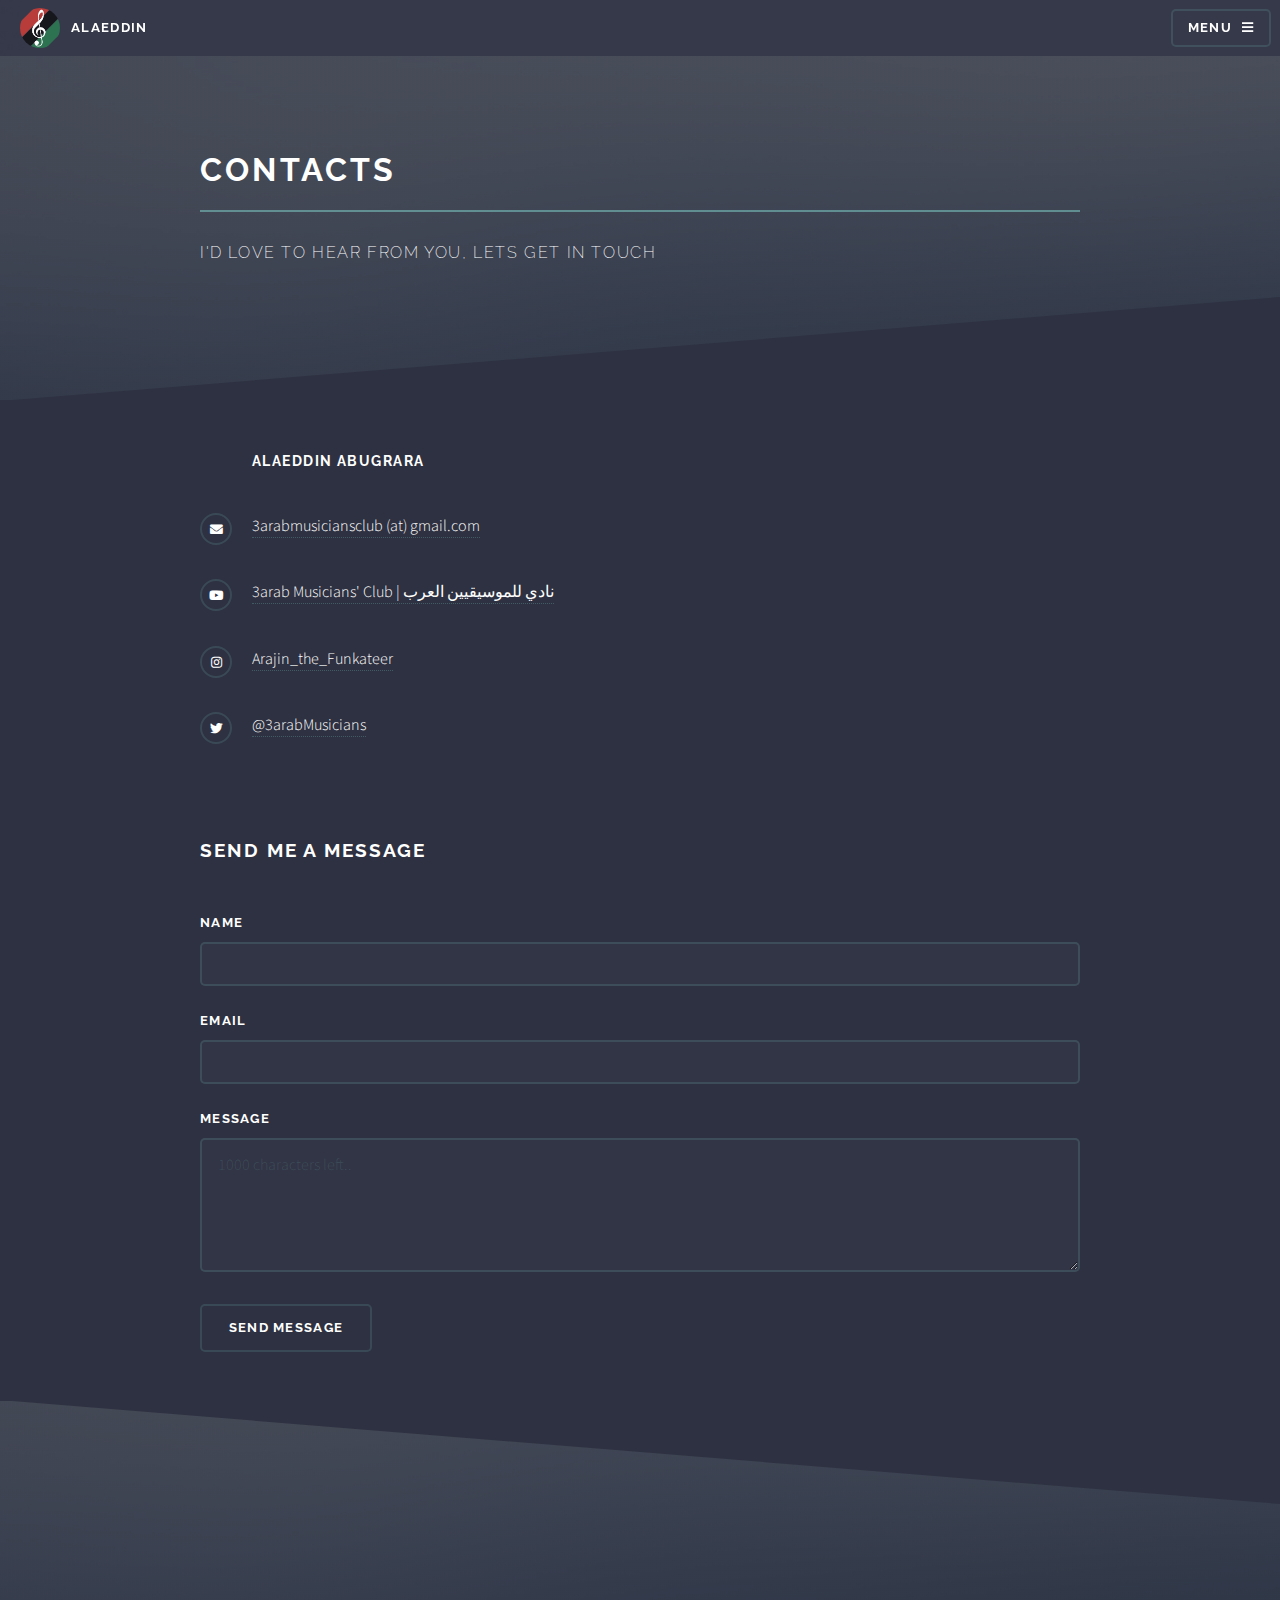
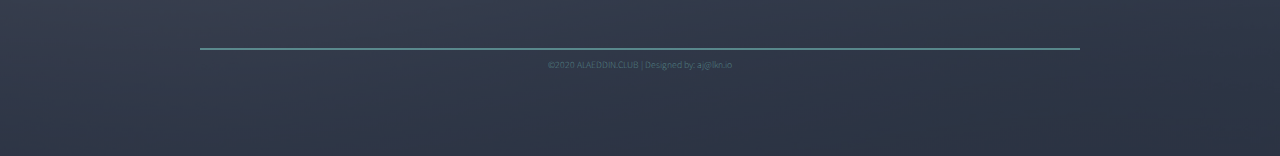
<file: contact.html>
<!DOCTYPE HTML>
<html>
	<head>
		<title>ALAEDDIN | Contacts</title>
		<meta charset="utf-8" />
		<meta name="viewport" content="width=device-width, initial-scale=1, user-scalable=no" />
    <link rel="stylesheet" href="assets/css/main.css" />
    <link rel="shortcut icon" href="images/favicon/favicon.ico">
    <link rel="icon" sizes="16x16 32x32 64x64" href="images/favicon/favicon.ico">
    <link rel="icon" type="image/png" sizes="196x196" href="images/favicon/favicon-192.png">
    <link rel="icon" type="image/png" sizes="160x160" href="images/favicon/favicon-160.png">
    <link rel="icon" type="image/png" sizes="96x96" href="images/favicon/favicon-96.png">
    <link rel="icon" type="image/png" sizes="64x64" href="images/favicon/favicon-64.png">
    <link rel="icon" type="image/png" sizes="32x32" href="images/favicon/favicon-32.png">
    <link rel="icon" type="image/png" sizes="16x16" href="images/favicon/favicon-16.png">
    <link rel="apple-touch-icon" href="images/favicon/favicon-57.png">
    <link rel="apple-touch-icon" sizes="114x114" href="images/favicon/favicon-114.png">
    <link rel="apple-touch-icon" sizes="72x72" href="images/favicon/favicon-72.png">
    <link rel="apple-touch-icon" sizes="144x144" href="images/favicon/favicon-144.png">
    <link rel="apple-touch-icon" sizes="60x60" href="images/favicon/favicon-60.png">
    <link rel="apple-touch-icon" sizes="120x120" href="images/favicon/favicon-120.png">
    <link rel="apple-touch-icon" sizes="76x76" href="images/favicon/favicon-76.png">
    <link rel="apple-touch-icon" sizes="152x152" href="images/favicon/favicon-152.png">
    <link rel="apple-touch-icon" sizes="180x180" href="images/favicon/favicon-180.png">
    <meta name="msapplication-TileColor" content="#FFFFFF">
    <meta name="msapplication-TileImage" content="images/favicon/favicon-144.png">
    <meta name="msapplication-config" content="images/favicon/browserconfig.xml">
		<noscript><link rel="stylesheet" href="assets/css/noscript.css" /></noscript>
	</head>
	<body class="is-preload">

		<!-- Page Wrapper -->
    <div id="page-wrapper">

      <!-- Header -->
      <header id="header">
        <a href="index"><img src="images/logo.png" alt="website logo"></a>
        <h1><a href="index">ALAEDDIN</a></h1>
        <nav>
          <a href="#menu">Menu</a>
        </nav>
      </header>

      <!-- Nav menu -->
      <nav id="menu">
        <div class="inner">
          <ul class="links">
            <li><a href="index">Home</a></li>
            <li><a href="about">About</a></li>
            <li><a href="3MC">YouTube Channel</a></li>
            <li><a href="teaching">Teaching</a></li>
            <li><a href="contact">Contacts</a></li>
          </ul>
          <a href="#" class="close">Close</a>
        </div>
      </nav>

      <!-- Wrapper -->
      <section id="wrapper">
        <header>
          <div class="inner">
            <h2>Contacts</h2>
            <p>I'd love to hear from you, lets get in touch</p>
          </div>
        </header>

        <!-- Content -->
        <div class="wrapper">
          <div class="inner">
            <ul class="contact">
              <li>
                <h3>Alaeddin Abugrara</h3>
              </li>

              <li class="icon solid fa-envelope">
                <a href="mailto:3arabmusiciansclub@gmail.com?subject= Hi Ala Eddin">3arabmusiciansclub (at) gmail.com</a>
              </li>
              <li class="icon brands fa-youtube">
                <a href="https://www.youtube.com/channel/UCnu9vaJZ9BPvRL8BU03WIyQ" target="_blank">3arab Musicians' Club | نادي للموسيقيين العرب</a>
              </li>
              <li class="icon brands fa-instagram">
                <a href="https://www.instagram.com/arajin_the_funkateer/" target="_blank">Arajin_the_Funkateer</a>
              </li>
              <li class="icon brands fa-twitter">
                <a href="https://twitter.com/3arabMusicians" target="_blank"> @3arabMusicians </a>
              </li>
            </ul>
          </div>

          <div class="inner">
            <h2>Send me a message</h2>
            <br>
            <form method="POST" action="https://formspree.io/mbjzqwzp">
              <div class="fields">
                <div class="field">
                  <label for="name">Name</label>
                  <input type="text" name="name" id="name" required/>
                </div>
                <div class="field">
                  <label for="email">Email</label>
                  <input type="email" name="email" id="email" required/>
                </div>
                <div class="field">
                  <label for="message">Message</label>
                  <textarea name="message" id="message" rows="4" maxlength="1000" placeholder="1000 characters left.." required></textarea>
                </div>
              </div>
              <ul class="actions">
                <li><input type="submit" value="Send Message" /></li>
              </ul>
            </form>
          </div>
        </div> <!-- wrapper -->
      </section><!-- Wrapper -->

      <!-- Footer -->
      <section id="footer">
        <div class="inner">
          <ul class="copyright">
            <li>&copy;2020 ALAEDDIN.CLUB | Designed by: aj@lkn.io</li>
          </ul>
        </div> <!-- footer/inner -->
      </section> <!-- footer -->
    </div><!-- Page Wrapper -->

		<!-- Scripts -->
    <script src="assets/js/jquery.min.js"></script>
    <script src="assets/js/jquery.scrollex.min.js"></script>
    <script src="assets/js/browser.min.js"></script>
    <script src="assets/js/breakpoints.min.js"></script>
    <script src="assets/js/util.js"></script>
    <script src="assets/js/main.js"></script>

	</body>
</html>
</file>
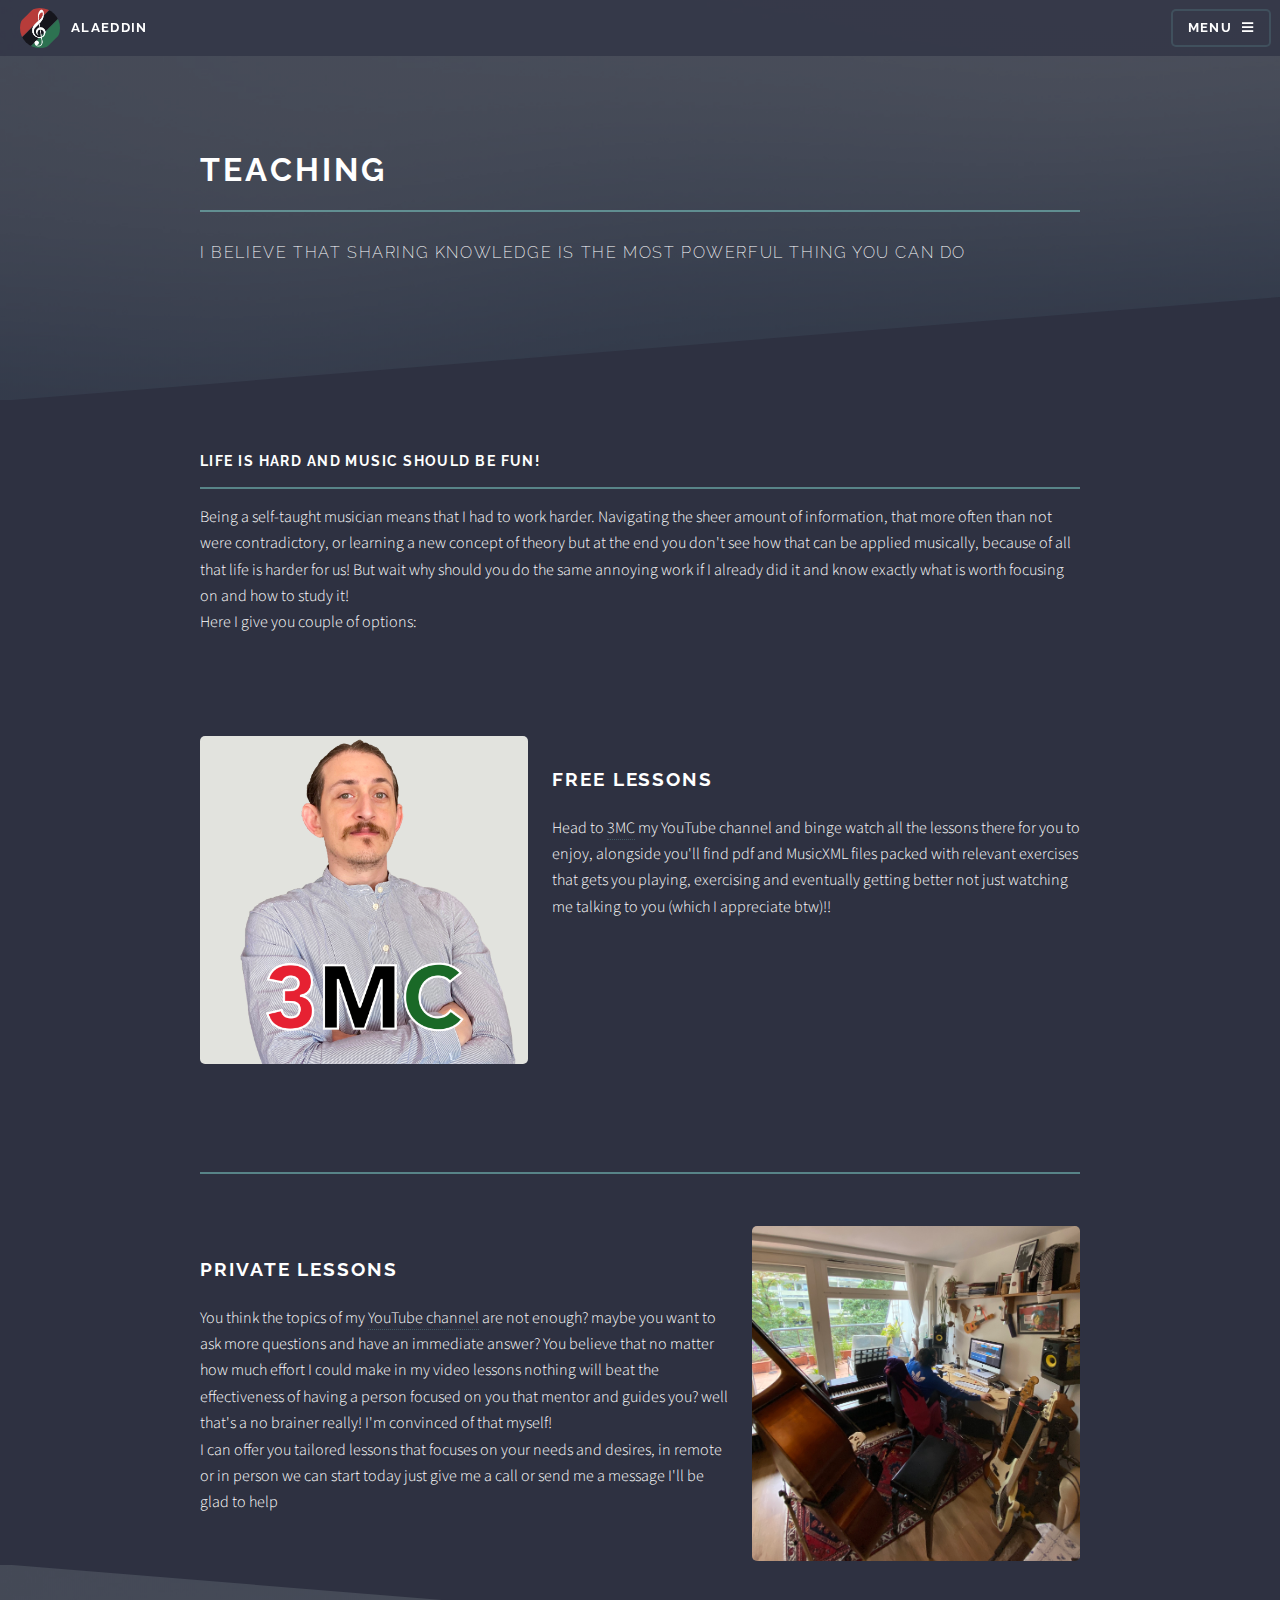
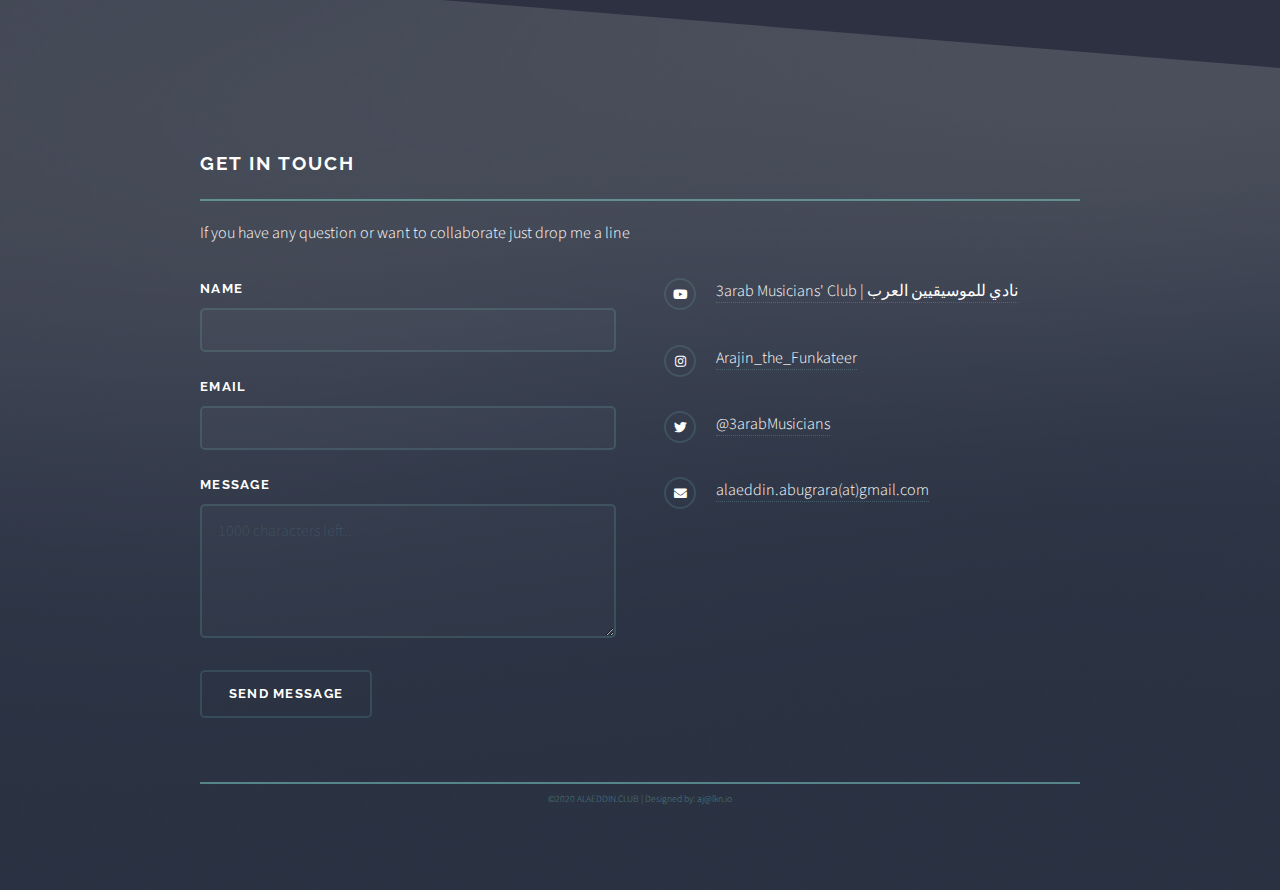
<file: teaching.html>
<!DOCTYPE HTML>
<html>
	<head>
		<title>ALAEDDIN | Teaching</title>
		<meta charset="utf-8" />
		<meta name="viewport" content="width=device-width, initial-scale=1, user-scalable=no" />
    <link rel="stylesheet" href="assets/css/main.css" />
    <link rel="shortcut icon" href="images/favicon/favicon.ico">
    <link rel="icon" sizes="16x16 32x32 64x64" href="images/favicon/favicon.ico">
    <link rel="icon" type="image/png" sizes="196x196" href="images/favicon/favicon-192.png">
    <link rel="icon" type="image/png" sizes="160x160" href="images/favicon/favicon-160.png">
    <link rel="icon" type="image/png" sizes="96x96" href="images/favicon/favicon-96.png">
    <link rel="icon" type="image/png" sizes="64x64" href="images/favicon/favicon-64.png">
    <link rel="icon" type="image/png" sizes="32x32" href="images/favicon/favicon-32.png">
    <link rel="icon" type="image/png" sizes="16x16" href="images/favicon/favicon-16.png">
    <link rel="apple-touch-icon" href="images/favicon/favicon-57.png">
    <link rel="apple-touch-icon" sizes="114x114" href="images/favicon/favicon-114.png">
    <link rel="apple-touch-icon" sizes="72x72" href="images/favicon/favicon-72.png">
    <link rel="apple-touch-icon" sizes="144x144" href="images/favicon/favicon-144.png">
    <link rel="apple-touch-icon" sizes="60x60" href="images/favicon/favicon-60.png">
    <link rel="apple-touch-icon" sizes="120x120" href="images/favicon/favicon-120.png">
    <link rel="apple-touch-icon" sizes="76x76" href="images/favicon/favicon-76.png">
    <link rel="apple-touch-icon" sizes="152x152" href="images/favicon/favicon-152.png">
    <link rel="apple-touch-icon" sizes="180x180" href="images/favicon/favicon-180.png">
    <meta name="msapplication-TileColor" content="#FFFFFF">
    <meta name="msapplication-TileImage" content="images/favicon/favicon-144.png">
    <meta name="msapplication-config" content="images/favicon/browserconfig.xml">
		<noscript><link rel="stylesheet" href="assets/css/noscript.css" /></noscript>
	</head>
	<body class="is-preload">

		<!-- Page Wrapper -->
    <div id="page-wrapper">

      <!-- Header -->
      <header id="header">
        <a href="index"><img src="images/logo.png" alt="website logo"></a>
        <h1><a href="index">ALAEDDIN</a></h1>
        <nav>
          <a href="#menu">Menu</a>
        </nav>
      </header>

      <!-- Nav menu -->
      <nav id="menu">
        <div class="inner">
          <ul class="links">
            <li><a href="index">Home</a></li>
            <li><a href="about">About</a></li>
            <li><a href="3MC">YouTube Channel</a></li>
            <li><a href="teaching">Teaching</a></li>
            <li><a href="contact">Contacts</a></li>
          </ul>
          <a href="#" class="close">Close</a>
        </div>
      </nav>

      <!-- Wrapper -->
      <section id="wrapper">
        <header>
          <div class="inner">
            <h2>Teaching</h2>
            <p>I believe that sharing knowledge is the most powerful thing you can do</p>
          </div>
        </header>

        <!-- Content -->
        <div class="wrapper">

          <div class="inner">

            <h3 class="major">Life is hard and music should be fun!</h3>
            <p>
              Being a self-taught musician means that I had to work harder. Navigating the sheer amount of information, that more often than not were contradictory,
              or learning a new concept of theory but at the end you don't see how that can be applied musically, because of all that life is harder for us! But wait
              why should you do the same annoying work if I already did it and know exactly what is worth focusing on and how to study it! <br>
              Here I give you couple of options:
            </p>
          </div>

          <div class="inner">
            <span class="image fit left"><a href="3MC"><img src="images/freeLesson.jpg" alt="" /></a></span>

            <p>
              <a href="3MC"><h2>Free Lessons</h2></a>
              Head to <a href="3MC">3MC</a> my YouTube channel and binge watch all the lessons there for you to enjoy, alongside
              you'll find pdf and MusicXML files packed with relevant exercises that gets you playing, exercising and eventually getting better not just watching me talking to you
              (which I appreciate btw)!!
            </p>
          </div>

          <hr class="inner">

          <div class="inner">
            <span class="image fit right"><a href="contact"><img src="images/privateLesson.jpeg" alt="" /></a></span>
            <p>
              <a href="contact"><h2>Private Lessons</h2></a>
              You think the topics of my <a href="https://www.youtube.com/channel/UCnu9vaJZ9BPvRL8BU03WIyQ" target="blank">YouTube channel</a> are not enough? maybe you want to ask more questions and have
              an immediate answer? You believe that no matter how much effort I could make in my video lessons nothing will beat the effectiveness of having a person focused on you that mentor
              and guides you? well that's a no brainer really! I'm convinced of that myself! <br>
              I can offer you tailored lessons that focuses on your needs and desires, in remote or in person we can start today just give me a call or send me a message I'll be glad to help
            </p>
          </div>
        </div> <!-- wrapper -->
      </section><!-- Wrapper -->

      <!-- Footer -->
      <section id="footer">
        <div class="inner">
          <h2 class="major">Get in touch</h2>
          <p>If you have any question or want to collaborate just drop me a line</p>

          <form method="POST" action="https://formspree.io/mbjzqwzp">
            <div class="fields">
              <div class="field">
                <label for="name">Name</label>
                <input type="text" name="name" id="name" required/>
              </div>
              <div class="field">
                <label for="email">Email</label>
                <input type="email" name="email" id="email" required/>
              </div>
              <div class="field">
                <label for="message">Message</label>
                <textarea name="message" id="message" rows="4" maxlength="1000" placeholder="1000 characters left.." required></textarea>
              </div>
            </div>
            <ul class="actions">
              <li><input type="submit" value="Send Message" /></li>
            </ul>
          </form>

          <ul class="contact">
            <li class="icon brands fa-youtube">
              <a href="https://www.youtube.com/channel/UCnu9vaJZ9BPvRL8BU03WIyQ" target="_blank">3arab Musicians' Club | نادي للموسيقيين العرب</a>
            </li>
            <li class="icon brands fa-instagram">
              <a href="https://www.instagram.com/arajin_the_funkateer/" target="_blank">Arajin_the_Funkateer</a>
            </li>
            <li class="icon brands fa-twitter">
              <a href="https://twitter.com/3arabMusicians" target="_blank"> @3arabMusicians </a>
            </li>
            <li class="icon solid fa-envelope">
              <a href="mailto:alaeddin.abugarara@gmail.com?subject= Hi Ala Eddin">alaeddin.abugrara(at)gmail.com</a>
            </li>
          </ul>

          <ul class="copyright">
            <li>&copy;2020 ALAEDDIN.CLUB | Designed by: aj@lkn.io</li>
          </ul>
        </div> <!-- footer/inner -->
      </section> <!-- footer -->
    </div><!-- Page Wrapper -->

		<!-- Scripts -->
    <script src="assets/js/jquery.min.js"></script>
    <script src="assets/js/jquery.scrollex.min.js"></script>
    <script src="assets/js/browser.min.js"></script>
    <script src="assets/js/breakpoints.min.js"></script>
    <script src="assets/js/util.js"></script>
    <script src="assets/js/main.js"></script>

	</body>
</html>
</file>
<file: assets/css/noscript.css>
/* Banner */
body.is-preload #banner .logo {
  -moz-transform: none;
  -webkit-transform: none;
  -ms-transform: none;
  transform: none;
  opacity: 1;
}

body.is-preload #banner h2 {
  opacity: 1;
  -moz-transform: none;
  -webkit-transform: none;
  -ms-transform: none;
  transform: none;
  -moz-filter: none;
  -webkit-filter: none;
  -ms-filter: none;
  filter: none;
}

body.is-preload #banner p {
  opacity: 01;
  -moz-transform: none;
  -webkit-transform: none;
  -ms-transform: none;
  transform: none;
  -moz-filter: none;
  -webkit-filter: none;
  -ms-filter: none;
  filter: none;
}
</file>
<file: assets/css/main.css>
@import url(fontawesome-all.min.css);
@import url("https://fonts.googleapis.com/css?family=Raleway:200,700|Source+Sans+Pro:300,600,300italic,600italic");

html, body, div, span, applet, object,
iframe, h1, h2, h3, h4, h5, h6, p, blockquote,
pre, a, abbr, acronym, address, big, cite,
code, del, dfn, em, img, ins, kbd, q, s, samp,
small, strike, strong, sub, sup, tt, var, b,
u, i, center, dl, dt, dd, ol, ul, li, fieldset,
form, label, legend, table, caption, tbody,
tfoot, thead, tr, th, td, article, aside,
canvas, details, embed, figure, figcaption,
footer, header, hgroup, menu, nav, output, ruby,
section, summary, time, mark, audio, video {
	margin: 0;
	padding: 0;
	border: 0;
	font-size: 100%;
	font: inherit;
	vertical-align: baseline;}

article, aside, details, figcaption, figure,
footer, header, hgroup, menu, nav, section {
	display: block;}

body {
	line-height: 1;
}

ol, ul {
	list-style: none;
}

blockquote, q {
	quotes: none;
}

blockquote:before, blockquote:after, q:before, q:after {
  content: '';
  content: none;
}

table {
	border-collapse: collapse;
	border-spacing: 0;
}

body {
	-webkit-text-size-adjust: none;
}

mark {
	background-color: transparent;
	color: inherit;
}

input::-moz-focus-inner {
	border: 0;
	padding: 0;
}

input, select, textarea {
	-moz-appearance: none;
	-webkit-appearance: none;
	-ms-appearance: none;
	appearance: none;
}


/* /////////////////////// */
/* /////  PAGE DOC  ///////*/
/* /////////////////////// */
@-ms-viewport {
  width: device-width;
}

body {
  -ms-overflow-style: scrollbar;
}

@media screen and (max-width: 480px) {

  html, body {
    min-width: 320px;
  }

}

html {
  box-sizing: border-box;
}

*, *:before, *:after {
  box-sizing: inherit;
}

body {
  background-color: #2e3141;
  background-image: linear-gradient(to top, rgba(46, 49, 65, 0.8), rgba(46, 49, 65, 0.8)), url("../../images/bg.jpg");
  background-size: auto, cover;
  background-attachment: fixed, fixed;
  background-position: center, center;
}

body.is-preload *, body.is-preload *:before, body.is-preload *:after {
  -moz-animation: none !important;
  -webkit-animation: none !important;
  -ms-animation: none !important;
  animation: none !important;
  -moz-transition: none !important;
  -webkit-transition: none !important;
  -ms-transition: none !important;
  transition: none !important;
}


/* /////////////////// */
/* /////  TYPE  ///////*/
/* /////////////////// */
body, input, select, textarea {
  color: #ffffff;
  font-family: "Source Sans Pro", Helvetica, sans-serif;
  font-size: 16.5pt;
  font-weight: 300;
  line-height: 1.65;
}

@media screen and (max-width: 1680px) {

  body, input, select, textarea {
    font-size: 13pt;
  }

}

@media screen and (max-width: 1280px) {

  body, input, select, textarea {
    font-size: 12pt;
  }

}

@media screen and (max-width: 980px) {

  body, input, select, textarea {
    font-size: 12pt;
  }

}

@media screen and (max-width: 736px) {

  body, input, select, textarea {
    font-size: 12pt;
  }

}

@media screen and (max-width: 480px) {

  body, input, select, textarea {
    font-size: 12pt;
  }

}

a {
  -moz-transition: color 0.2s ease-in-out, border-bottom-color 0.2s ease-in-out;
  -webkit-transition: color 0.2s ease-in-out, border-bottom-color 0.2s ease-in-out;
  -ms-transition: color 0.2s ease-in-out, border-bottom-color 0.2s ease-in-out;
  transition: color 0.2s ease-in-out, border-bottom-color 0.2s ease-in-out;
  border-bottom: dotted 1px rgba(129, 216, 208, 0.250);
  color: #ffffff;
  text-decoration: none;
}

a:hover {
  border-bottom-color: transparent;
  color: #ffffff !important;
}

a.special:not(.button) {
  text-decoration: none;
  border-bottom: 0;
  display: block;
  font-family: Raleway, Helvetica, sans-serif;
  font-size: 0.8em;
  font-weight: 700;
  letter-spacing: 0.1em;
  margin: 0 0 2em 0;
  text-transform: uppercase;
}

a.special:not(.button):before  {
  -moz-osx-font-smoothing: grayscale;
  -webkit-font-smoothing: antialiased;
  display: inline-block;
  font-style: normal;
  font-variant: normal;
  text-rendering: auto;
  line-height: 1;
  text-transform: none !important;
  font-family: 'Font Awesome 5 Free';
  font-weight: 900;
}

a.special:not(.button):before {
  -moz-transition: background-color 0.2s ease-in-out;
  -webkit-transition: background-color 0.2s ease-in-out;
  -ms-transition: background-color 0.2s ease-in-out;
  transition: background-color 0.2s ease-in-out;
  border-radius: 100%;
  border: solid 2px rgba(129, 216, 208, 0.150);
  content: '\f105';
  display: inline-block;
  font-size: 1.25em;
  height: 2em;
  line-height: 1.75em;
  margin-right: 0.85em;
  text-align: center;
  text-indent: 0.15em;
  vertical-align: middle;
  width: 2em;
}

a.special:not(.button):hover:before {
  background-color: rgba(129, 216, 208, 0.025);
}

a.special:not(.button):active:before {
  background-color: rgba(129, 216, 208, 0.075);
}

strong, b {
  color: #ffffff;
  font-weight: 600;
}

em, i {
  font-style: italic;
}

p {
  margin: 0 0 2em 0;
}

h1, h2, h3, h4, h5, h6 {
  color: #ffffff;
  font-family: Raleway, Helvetica, sans-serif;
  font-weight: 700;
  letter-spacing: 0.1em;
  margin: 0 0 1em 0;
  text-transform: uppercase;
}

h1 a, h2 a, h3 a, h4 a, h5 a, h6 a {
  color: inherit;
  text-decoration: none;
  border-bottom: 0;
}

h1 span, h2 span, h3 span, h4 span, h5 span, h6 span {
  font-weight: 200;
}

h1.major, h2.major, h3.major, h4.major, h5.major, h6.major {
  padding-bottom: 1em;
  border-bottom: solid 2px rgba(129, 216, 208, 0.50);
}

h2 {
  font-size: 1.2em;
}

h3 {
  font-size: 0.9em;
}

h4 {
  font-size: 0.7em;
}

h5 {
  font-size: 0.7em;
}

h6 {
  font-size: 0.7em;
}

@media screen and (max-width: 736px) {

  h2 {
    font-size: 1em;
  }

  h3 {
    font-size: 0.8em;
  }

}

sub {
  font-size: 0.8em;
  position: relative;
  top: 0.5em;
}

sup {
  font-size: 0.8em;
  position: relative;
  top: -0.5em;
}

blockquote {
  border-left: solid 4px rgba(129, 216, 208, 0.150);
  font-style: italic;
  margin: 0 0 2em 0;
  padding: 0.5em 0 0.5em 2em;
}

hr {
  border: 0;
  border-bottom: solid 2px rgba(129, 216, 208, 0.50);
  margin: 2.5em 0;
}

hr.major {
  margin: 4em 0;
}

.align-left {
  text-align: left;
}

.align-center {
  text-align: center;
}

.align-right {
  text-align: right;
}


/* ////////////////// */
/* /////  ROW  ///////*/
/* ////////////////// */
.row {
  display: flex;
  flex-wrap: wrap;
  box-sizing: border-box;
  align-items: stretch;
}

.row > * {
  box-sizing: border-box;
}

.row.gtr-uniform > * > :last-child {
  margin-bottom: 0;
}

.row.aln-left {
  justify-content: flex-start;
}

.row.aln-center {
  justify-content: center;
}

.row.aln-right {
  justify-content: flex-end;
}

.row.aln-top {
  align-items: flex-start;
}

.row.aln-middle {
  align-items: center;
}

.row.aln-bottom {
  align-items: flex-end;
}

.row > .imp {
  order: -1;
}

.row > .col-1 {
  width: 8.33333%;
}

.row > .off-1 {
  margin-left: 8.33333%;
}

.row > .col-2 {
  width: 16.66667%;
}

.row > .off-2 {
  margin-left: 16.66667%;
}

.row > .col-3 {
  width: 25%;
}

.row > .off-3 {
  margin-left: 25%;
}

.row > .col-4 {
  width: 33.33333%;
}

.row > .off-4 {
  margin-left: 33.33333%;
}

.row > .col-5 {
  width: 41.66667%;
}

.row > .off-5 {
  margin-left: 41.66667%;
}

.row > .col-6 {
  width: 50%;
}

.row > .off-6 {
  margin-left: 50%;
}

.row > .col-7 {
  width: 58.33333%;
}

.row > .off-7 {
  margin-left: 58.33333%;
}

.row > .col-8 {
  width: 66.66667%;
}

.row > .off-8 {
  margin-left: 66.66667%;
}

.row > .col-9 {
  width: 75%;
}

.row > .off-9 {
  margin-left: 75%;
}

.row > .col-10 {
  width: 83.33333%;
}

.row > .off-10 {
  margin-left: 83.33333%;
}

.row > .col-11 {
  width: 91.66667%;
}

.row > .off-11 {
  margin-left: 91.66667%;
}

.row > .col-12 {
  width: 100%;
}

.row > .off-12 {
  margin-left: 100%;
}

.row.gtr-0 {
  margin-top: 0;
  margin-left: 0em;
}

.row.gtr-0 > * {
  padding: 0 0 0 0em;
}

.row.gtr-0.gtr-uniform {
  margin-top: 0em;
}

.row.gtr-0.gtr-uniform > * {
  padding-top: 0em;
}

.row.gtr-25 {
  margin-top: 0;
  margin-left: -0.4375em;
}

.row.gtr-25 > * {
  padding: 0 0 0 0.4375em;
}

.row.gtr-25.gtr-uniform {
  margin-top: -0.4375em;
}

.row.gtr-25.gtr-uniform > * {
  padding-top: 0.4375em;
}

.row.gtr-50 {
  margin-top: 0;
  margin-left: -0.875em;
}

.row.gtr-50 > * {
  padding: 0 0 0 0.875em;
}

.row.gtr-50.gtr-uniform {
  margin-top: -0.875em;
}

.row.gtr-50.gtr-uniform > * {
  padding-top: 0.875em;
}

.row {
  margin-top: 0;
  margin-left: -1.75em;
}

.row > * {
  padding: 0 0 0 1.75em;
}

.row.gtr-uniform {
  margin-top: -1.75em;
}

.row.gtr-uniform > * {
  padding-top: 1.75em;
}

.row.gtr-150 {
  margin-top: 0;
  margin-left: -2.625em;
}

.row.gtr-150 > * {
  padding: 0 0 0 2.625em;
}

.row.gtr-150.gtr-uniform {
  margin-top: -2.625em;
}

.row.gtr-150.gtr-uniform > * {
  padding-top: 2.625em;
}

.row.gtr-200 {
  margin-top: 0;
  margin-left: -3.5em;
}

.row.gtr-200 > * {
  padding: 0 0 0 3.5em;
}

.row.gtr-200.gtr-uniform {
  margin-top: -3.5em;
}

.row.gtr-200.gtr-uniform > * {
  padding-top: 3.5em;
}

@media screen and (max-width: 1680px) {

  .row {
    display: flex;
    flex-wrap: wrap;
    box-sizing: border-box;
    align-items: stretch;
  }

  .row > * {
    box-sizing: border-box;
  }

  .row.gtr-uniform > * > :last-child {
    margin-bottom: 0;
  }

  .row.aln-left {
    justify-content: flex-start;
  }

  .row.aln-center {
    justify-content: center;
  }

  .row.aln-right {
    justify-content: flex-end;
  }

  .row.aln-top {
    align-items: flex-start;
  }

  .row.aln-middle {
    align-items: center;
  }

  .row.aln-bottom {
    align-items: flex-end;
  }

  .row > .imp-xlarge {
    order: -1;
  }

  .row > .col-1-xlarge {
    width: 8.33333%;
  }

  .row > .off-1-xlarge {
    margin-left: 8.33333%;
  }

  .row > .col-2-xlarge {
    width: 16.66667%;
  }

  .row > .off-2-xlarge {
    margin-left: 16.66667%;
  }

  .row > .col-3-xlarge {
    width: 25%;
  }

  .row > .off-3-xlarge {
    margin-left: 25%;
  }

  .row > .col-4-xlarge {
    width: 33.33333%;
  }

  .row > .off-4-xlarge {
    margin-left: 33.33333%;
  }

  .row > .col-5-xlarge {
    width: 41.66667%;
  }

  .row > .off-5-xlarge {
    margin-left: 41.66667%;
  }

  .row > .col-6-xlarge {
    width: 50%;
  }

  .row > .off-6-xlarge {
    margin-left: 50%;
  }

  .row > .col-7-xlarge {
    width: 58.33333%;
  }

  .row > .off-7-xlarge {
    margin-left: 58.33333%;
  }

  .row > .col-8-xlarge {
    width: 66.66667%;
  }

  .row > .off-8-xlarge {
    margin-left: 66.66667%;
  }

  .row > .col-9-xlarge {
    width: 75%;
  }

  .row > .off-9-xlarge {
    margin-left: 75%;
  }

  .row > .col-10-xlarge {
    width: 83.33333%;
  }

  .row > .off-10-xlarge {
    margin-left: 83.33333%;
  }

  .row > .col-11-xlarge {
    width: 91.66667%;
  }

  .row > .off-11-xlarge {
    margin-left: 91.66667%;
  }

  .row > .col-12-xlarge {
    width: 100%;
  }

  .row > .off-12-xlarge {
    margin-left: 100%;
  }

  .row.gtr-0 {
    margin-top: 0;
    margin-left: 0em;
  }

  .row.gtr-0 > * {
    padding: 0 0 0 0em;
  }

  .row.gtr-0.gtr-uniform {
    margin-top: 0em;
  }

  .row.gtr-0.gtr-uniform > * {
    padding-top: 0em;
  }

  .row.gtr-25 {
    margin-top: 0;
    margin-left: -0.4375em;
  }

  .row.gtr-25 > * {
    padding: 0 0 0 0.4375em;
  }

  .row.gtr-25.gtr-uniform {
    margin-top: -0.4375em;
  }

  .row.gtr-25.gtr-uniform > * {
    padding-top: 0.4375em;
  }

  .row.gtr-50 {
    margin-top: 0;
    margin-left: -0.875em;
  }

  .row.gtr-50 > * {
    padding: 0 0 0 0.875em;
  }

  .row.gtr-50.gtr-uniform {
    margin-top: -0.875em;
  }

  .row.gtr-50.gtr-uniform > * {
    padding-top: 0.875em;
  }

  .row {
    margin-top: 0;
    margin-left: -1.75em;
  }

  .row > * {
    padding: 0 0 0 1.75em;
  }

  .row.gtr-uniform {
    margin-top: -1.75em;
  }

  .row.gtr-uniform > * {
    padding-top: 1.75em;
  }

  .row.gtr-150 {
    margin-top: 0;
    margin-left: -2.625em;
  }

  .row.gtr-150 > * {
    padding: 0 0 0 2.625em;
  }

  .row.gtr-150.gtr-uniform {
    margin-top: -2.625em;
  }

  .row.gtr-150.gtr-uniform > * {
    padding-top: 2.625em;
  }

  .row.gtr-200 {
    margin-top: 0;
    margin-left: -3.5em;
  }

  .row.gtr-200 > * {
    padding: 0 0 0 3.5em;
  }

  .row.gtr-200.gtr-uniform {
    margin-top: -3.5em;
  }

  .row.gtr-200.gtr-uniform > * {
    padding-top: 3.5em;
  }

}

@media screen and (max-width: 1280px) {

  .row {
    display: flex;
    flex-wrap: wrap;
    box-sizing: border-box;
    align-items: stretch;
  }

    .row > * {
      box-sizing: border-box;
    }

    .row.gtr-uniform > * > :last-child {
      margin-bottom: 0;
    }

    .row.aln-left {
      justify-content: flex-start;
    }

    .row.aln-center {
      justify-content: center;
    }

    .row.aln-right {
      justify-content: flex-end;
    }

    .row.aln-top {
      align-items: flex-start;
    }

    .row.aln-middle {
      align-items: center;
    }

    .row.aln-bottom {
      align-items: flex-end;
    }

    .row > .imp-large {
      order: -1;
    }

    .row > .col-1-large {
      width: 8.33333%;
    }

    .row > .off-1-large {
      margin-left: 8.33333%;
    }

    .row > .col-2-large {
      width: 16.66667%;
    }

    .row > .off-2-large {
      margin-left: 16.66667%;
    }

    .row > .col-3-large {
      width: 25%;
    }

    .row > .off-3-large {
      margin-left: 25%;
    }

    .row > .col-4-large {
      width: 33.33333%;
    }

    .row > .off-4-large {
      margin-left: 33.33333%;
    }

    .row > .col-5-large {
      width: 41.66667%;
    }

    .row > .off-5-large {
      margin-left: 41.66667%;
    }

    .row > .col-6-large {
      width: 50%;
    }

    .row > .off-6-large {
      margin-left: 50%;
    }

    .row > .col-7-large {
      width: 58.33333%;
    }

    .row > .off-7-large {
      margin-left: 58.33333%;
    }

    .row > .col-8-large {
      width: 66.66667%;
    }

    .row > .off-8-large {
      margin-left: 66.66667%;
    }

    .row > .col-9-large {
      width: 75%;
    }

    .row > .off-9-large {
      margin-left: 75%;
    }

    .row > .col-10-large {
      width: 83.33333%;
    }

    .row > .off-10-large {
      margin-left: 83.33333%;
    }

    .row > .col-11-large {
      width: 91.66667%;
    }

    .row > .off-11-large {
      margin-left: 91.66667%;
    }

    .row > .col-12-large {
      width: 100%;
    }

    .row > .off-12-large {
      margin-left: 100%;
    }

    .row.gtr-0 {
      margin-top: 0;
      margin-left: 0em;
    }

      .row.gtr-0 > * {
        padding: 0 0 0 0em;
      }

      .row.gtr-0.gtr-uniform {
        margin-top: 0em;
      }

        .row.gtr-0.gtr-uniform > * {
          padding-top: 0em;
        }

    .row.gtr-25 {
      margin-top: 0;
      margin-left: -0.4375em;
    }

      .row.gtr-25 > * {
        padding: 0 0 0 0.4375em;
      }

      .row.gtr-25.gtr-uniform {
        margin-top: -0.4375em;
      }

        .row.gtr-25.gtr-uniform > * {
          padding-top: 0.4375em;
        }

    .row.gtr-50 {
      margin-top: 0;
      margin-left: -0.875em;
    }

      .row.gtr-50 > * {
        padding: 0 0 0 0.875em;
      }

      .row.gtr-50.gtr-uniform {
        margin-top: -0.875em;
      }

        .row.gtr-50.gtr-uniform > * {
          padding-top: 0.875em;
        }

    .row {
      margin-top: 0;
      margin-left: -1.75em;
    }

      .row > * {
        padding: 0 0 0 1.75em;
      }

      .row.gtr-uniform {
        margin-top: -1.75em;
      }

        .row.gtr-uniform > * {
          padding-top: 1.75em;
        }

    .row.gtr-150 {
      margin-top: 0;
      margin-left: -2.625em;
    }

      .row.gtr-150 > * {
        padding: 0 0 0 2.625em;
      }

      .row.gtr-150.gtr-uniform {
        margin-top: -2.625em;
      }

        .row.gtr-150.gtr-uniform > * {
          padding-top: 2.625em;
        }

    .row.gtr-200 {
      margin-top: 0;
      margin-left: -3.5em;
    }

      .row.gtr-200 > * {
        padding: 0 0 0 3.5em;
      }

      .row.gtr-200.gtr-uniform {
        margin-top: -3.5em;
      }

        .row.gtr-200.gtr-uniform > * {
          padding-top: 3.5em;
        }

}

@media screen and (max-width: 980px) {

  .row {
    display: flex;
    flex-wrap: wrap;
    box-sizing: border-box;
    align-items: stretch;
  }

  .row > * {
    box-sizing: border-box;
  }

  .row.gtr-uniform > * > :last-child {
    margin-bottom: 0;
  }

  .row.aln-left {
    justify-content: flex-start;
  }

  .row.aln-center {
    justify-content: center;
  }

  .row.aln-right {
    justify-content: flex-end;
  }

  .row.aln-top {
    align-items: flex-start;
  }

  .row.aln-middle {
    align-items: center;
  }

  .row.aln-bottom {
    align-items: flex-end;
  }

  .row > .imp-medium {
    order: -1;
  }

  .row > .col-1-medium {
    width: 8.33333%;
  }

  .row > .off-1-medium {
    margin-left: 8.33333%;
  }

  .row > .col-2-medium {
    width: 16.66667%;
  }

  .row > .off-2-medium {
    margin-left: 16.66667%;
  }

  .row > .col-3-medium {
    width: 25%;
  }

  .row > .off-3-medium {
    margin-left: 25%;
  }

  .row > .col-4-medium {
    width: 33.33333%;
  }

  .row > .off-4-medium {
    margin-left: 33.33333%;
  }

  .row > .col-5-medium {
    width: 41.66667%;
  }

  .row > .off-5-medium {
    margin-left: 41.66667%;
  }

  .row > .col-6-medium {
    width: 50%;
  }

  .row > .off-6-medium {
    margin-left: 50%;
  }

  .row > .col-7-medium {
    width: 58.33333%;
  }

  .row > .off-7-medium {
    margin-left: 58.33333%;
  }

  .row > .col-8-medium {
    width: 66.66667%;
  }

  .row > .off-8-medium {
    margin-left: 66.66667%;
  }

  .row > .col-9-medium {
    width: 75%;
  }

  .row > .off-9-medium {
    margin-left: 75%;
  }

  .row > .col-10-medium {
    width: 83.33333%;
  }

  .row > .off-10-medium {
    margin-left: 83.33333%;
  }

  .row > .col-11-medium {
    width: 91.66667%;
  }

  .row > .off-11-medium {
    margin-left: 91.66667%;
  }

  .row > .col-12-medium {
    width: 100%;
  }

  .row > .off-12-medium {
    margin-left: 100%;
  }

  .row.gtr-0 {
    margin-top: 0;
    margin-left: 0em;
  }

  .row.gtr-0 > * {
    padding: 0 0 0 0em;
  }

  .row.gtr-0.gtr-uniform {
    margin-top: 0em;
  }

  .row.gtr-0.gtr-uniform > * {
    padding-top: 0em;
  }

.row.gtr-25 {
  margin-top: 0;
  margin-left: -0.4375em;
}

  .row.gtr-25 > * {
    padding: 0 0 0 0.4375em;
  }

  .row.gtr-25.gtr-uniform {
    margin-top: -0.4375em;
  }

  .row.gtr-25.gtr-uniform > * {
    padding-top: 0.4375em;
  }

  .row.gtr-50 {
    margin-top: 0;
    margin-left: -0.875em;
  }

  .row.gtr-50 > * {
    padding: 0 0 0 0.875em;
  }

  .row.gtr-50.gtr-uniform {
    margin-top: -0.875em;
  }

  .row.gtr-50.gtr-uniform > * {
    padding-top: 0.875em;
  }

  .row {
    margin-top: 0;
    margin-left: -1.75em;
  }

  .row > * {
    padding: 0 0 0 1.75em;
  }

  .row.gtr-uniform {
    margin-top: -1.75em;
  }

  .row.gtr-uniform > * {
    padding-top: 1.75em;
  }

  .row.gtr-150 {
    margin-top: 0;
    margin-left: -2.625em;
  }

  .row.gtr-150 > * {
    padding: 0 0 0 2.625em;
  }

  .row.gtr-150.gtr-uniform {
    margin-top: -2.625em;
  }

  .row.gtr-150.gtr-uniform > * {
    padding-top: 2.625em;
  }

  .row.gtr-200 {
    margin-top: 0;
    margin-left: -3.5em;
  }

  .row.gtr-200 > * {
    padding: 0 0 0 3.5em;
  }

  .row.gtr-200.gtr-uniform {
    margin-top: -3.5em;
  }

  .row.gtr-200.gtr-uniform > * {
    padding-top: 3.5em;
  }

}

@media screen and (max-width: 736px) {

  .row {
    display: flex;
    flex-wrap: wrap;
    box-sizing: border-box;
    align-items: stretch;
  }

  .row > * {
    box-sizing: border-box;
  }

  .row.gtr-uniform > * > :last-child {
    margin-bottom: 0;
  }

  .row.aln-left {
    justify-content: flex-start;
  }

  .row.aln-center {
    justify-content: center;
  }

  .row.aln-right {
    justify-content: flex-end;
  }

  .row.aln-top {
    align-items: flex-start;
  }

  .row.aln-middle {
    align-items: center;
  }

  .row.aln-bottom {
    align-items: flex-end;
  }

  .row > .imp-small {
    order: -1;
  }

  .row > .col-1-small {
    width: 8.33333%;
  }

  .row > .off-1-small {
    margin-left: 8.33333%;
  }

  .row > .col-2-small {
    width: 16.66667%;
  }

  .row > .off-2-small {
    margin-left: 16.66667%;
  }

  .row > .col-3-small {
    width: 25%;
  }

  .row > .off-3-small {
    margin-left: 25%;
  }

  .row > .col-4-small {
    width: 33.33333%;
  }

  .row > .off-4-small {
    margin-left: 33.33333%;
  }

  .row > .col-5-small {
    width: 41.66667%;
  }

  .row > .off-5-small {
    margin-left: 41.66667%;
  }

  .row > .col-6-small {
    width: 50%;
  }

  .row > .off-6-small {
    margin-left: 50%;
  }

  .row > .col-7-small {
    width: 58.33333%;
  }

  .row > .off-7-small {
    margin-left: 58.33333%;
  }

  .row > .col-8-small {
    width: 66.66667%;
  }

  .row > .off-8-small {
    margin-left: 66.66667%;
  }

  .row > .col-9-small {
    width: 75%;
  }

  .row > .off-9-small {
    margin-left: 75%;
  }

  .row > .col-10-small {
    width: 83.33333%;
  }

  .row > .off-10-small {
    margin-left: 83.33333%;
  }

  .row > .col-11-small {
    width: 91.66667%;
  }

  .row > .off-11-small {
    margin-left: 91.66667%;
  }

  .row > .col-12-small {
    width: 100%;
  }

  .row > .off-12-small {
    margin-left: 100%;
  }

  .row.gtr-0 {
    margin-top: 0;
    margin-left: 0em;
  }

  .row.gtr-0 > * {
    padding: 0 0 0 0em;
  }

  .row.gtr-0.gtr-uniform {
    margin-top: 0em;
  }

  .row.gtr-0.gtr-uniform > * {
    padding-top: 0em;
  }

  .row.gtr-25 {
    margin-top: 0;
    margin-left: -0.3125em;
  }

  .row.gtr-25 > * {
    padding: 0 0 0 0.3125em;
  }

  .row.gtr-25.gtr-uniform {
    margin-top: -0.3125em;
  }

  .row.gtr-25.gtr-uniform > * {
    padding-top: 0.3125em;
  }

  .row.gtr-50 {
    margin-top: 0;
    margin-left: -0.625em;
  }

  .row.gtr-50 > * {
    padding: 0 0 0 0.625em;
  }

  .row.gtr-50.gtr-uniform {
    margin-top: -0.625em;
  }

  .row.gtr-50.gtr-uniform > * {
    padding-top: 0.625em;
  }

  .row {
    margin-top: 0;
    margin-left: -1.25em;
  }

  .row > * {
    padding: 0 0 0 1.25em;
  }

  .row.gtr-uniform {
    margin-top: -1.25em;
  }

  .row.gtr-uniform > * {
    padding-top: 1.25em;
  }

  .row.gtr-150 {
    margin-top: 0;
    margin-left: -1.875em;
  }

  .row.gtr-150 > * {
    padding: 0 0 0 1.875em;
  }

  .row.gtr-150.gtr-uniform {
    margin-top: -1.875em;
  }

  .row.gtr-150.gtr-uniform > * {
    padding-top: 1.875em;
  }

  .row.gtr-200 {
    margin-top: 0;
    margin-left: -2.5em;
  }

  .row.gtr-200 > * {
    padding: 0 0 0 2.5em;
  }

  .row.gtr-200.gtr-uniform {
    margin-top: -2.5em;
  }

  .row.gtr-200.gtr-uniform > * {
    padding-top: 2.5em;
  }

}

@media screen and (max-width: 480px) {

  .row {
    display: flex;
    flex-wrap: wrap;
    box-sizing: border-box;
    align-items: stretch;
  }

  .row > * {
    box-sizing: border-box;
  }

  .row.gtr-uniform > * > :last-child {
    margin-bottom: 0;
  }

  .row.aln-left {
    justify-content: flex-start;
  }

  .row.aln-center {
    justify-content: center;
  }

  .row.aln-right {
    justify-content: flex-end;
  }

  .row.aln-top {
    align-items: flex-start;
  }

  .row.aln-middle {
    align-items: center;
  }

  .row.aln-bottom {
    align-items: flex-end;
  }

  .row > .imp-xsmall {
    order: -1;
  }

  .row > .col-1-xsmall {
    width: 8.33333%;
  }

  .row > .off-1-xsmall {
    margin-left: 8.33333%;
  }

  .row > .col-2-xsmall {
    width: 16.66667%;
  }

  .row > .off-2-xsmall {
    margin-left: 16.66667%;
  }

  .row > .col-3-xsmall {
    width: 25%;
  }

  .row > .off-3-xsmall {
    margin-left: 25%;
  }

  .row > .col-4-xsmall {
    width: 33.33333%;
  }

  .row > .off-4-xsmall {
    margin-left: 33.33333%;
  }

  .row > .col-5-xsmall {
    width: 41.66667%;
  }

  .row > .off-5-xsmall {
    margin-left: 41.66667%;
  }

  .row > .col-6-xsmall {
    width: 50%;
  }

  .row > .off-6-xsmall {
    margin-left: 50%;
  }

  .row > .col-7-xsmall {
    width: 58.33333%;
  }

  .row > .off-7-xsmall {
    margin-left: 58.33333%;
  }

  .row > .col-8-xsmall {
    width: 66.66667%;
  }

  .row > .off-8-xsmall {
    margin-left: 66.66667%;
  }

  .row > .col-9-xsmall {
    width: 75%;
  }

  .row > .off-9-xsmall {
    margin-left: 75%;
  }

  .row > .col-10-xsmall {
    width: 83.33333%;
  }

  .row > .off-10-xsmall {
    margin-left: 83.33333%;
  }

  .row > .col-11-xsmall {
    width: 91.66667%;
  }

  .row > .off-11-xsmall {
    margin-left: 91.66667%;
  }

  .row > .col-12-xsmall {
    width: 100%;
  }

  .row > .off-12-xsmall {
    margin-left: 100%;
  }

  .row.gtr-0 {
    margin-top: 0;
    margin-left: 0em;
  }

  .row.gtr-0 > * {
    padding: 0 0 0 0em;
  }

  .row.gtr-0.gtr-uniform {
    margin-top: 0em;
  }

  .row.gtr-0.gtr-uniform > * {
    padding-top: 0em;
  }

  .row.gtr-25 {
    margin-top: 0;
    margin-left: -0.3125em;
  }

  .row.gtr-25 > * {
    padding: 0 0 0 0.3125em;
  }

  .row.gtr-25.gtr-uniform {
    margin-top: -0.3125em;
  }

  .row.gtr-25.gtr-uniform > * {
    padding-top: 0.3125em;
  }

  .row.gtr-50 {
    margin-top: 0;
    margin-left: -0.625em;
  }

  .row.gtr-50 > * {
    padding: 0 0 0 0.625em;
  }

  .row.gtr-50.gtr-uniform {
    margin-top: -0.625em;
  }

  .row.gtr-50.gtr-uniform > * {
    padding-top: 0.625em;
  }

  .row {
    margin-top: 0;
    margin-left: -1.25em;
  }

  .row > * {
    padding: 0 0 0 1.25em;
  }

  .row.gtr-uniform {
    margin-top: -1.25em;
  }

  .row.gtr-uniform > * {
    padding-top: 1.25em;
  }

  .row.gtr-150 {
    margin-top: 0;
    margin-left: -1.875em;
  }

  .row.gtr-150 > * {
    padding: 0 0 0 1.875em;
  }

  .row.gtr-150.gtr-uniform {
    margin-top: -1.875em;
  }

  .row.gtr-150.gtr-uniform > * {
    padding-top: 1.875em;
  }

  .row.gtr-200 {
    margin-top: 0;
    margin-left: -2.5em;
  }

  .row.gtr-200 > * {
    padding: 0 0 0 2.5em;
  }

  .row.gtr-200.gtr-uniform {
    margin-top: -2.5em;
  }

  .row.gtr-200.gtr-uniform > * {
    padding-top: 2.5em;
  }

}

@media screen and (max-width: 360px) {

  .row {
    display: flex;
    flex-wrap: wrap;
    box-sizing: border-box;
    align-items: stretch;
  }

  .row > * {
    box-sizing: border-box;
  }

  .row.gtr-uniform > * > :last-child {
    margin-bottom: 0;
  }

  .row.aln-left {
    justify-content: flex-start;
  }

  .row.aln-center {
    justify-content: center;
  }

  .row.aln-right {
    justify-content: flex-end;
  }

  .row.aln-top {
    align-items: flex-start;
  }

  .row.aln-middle {
    align-items: center;
  }

  .row.aln-bottom {
    align-items: flex-end;
  }

  .row > .imp-xxsmall {
    order: -1;
  }

  .row > .col-1-xxsmall {
    width: 8.33333%;
  }

  .row > .off-1-xxsmall {
    margin-left: 8.33333%;
  }

  .row > .col-2-xxsmall {
    width: 16.66667%;
  }

  .row > .off-2-xxsmall {
    margin-left: 16.66667%;
  }

  .row > .col-3-xxsmall {
    width: 25%;
  }

  .row > .off-3-xxsmall {
    margin-left: 25%;
  }

  .row > .col-4-xxsmall {
    width: 33.33333%;
  }

  .row > .off-4-xxsmall {
    margin-left: 33.33333%;
  }

  .row > .col-5-xxsmall {
    width: 41.66667%;
  }

  .row > .off-5-xxsmall {
    margin-left: 41.66667%;
  }

  .row > .col-6-xxsmall {
    width: 50%;
  }

  .row > .off-6-xxsmall {
    margin-left: 50%;
  }

  .row > .col-7-xxsmall {
    width: 58.33333%;
  }

  .row > .off-7-xxsmall {
    margin-left: 58.33333%;
  }

  .row > .col-8-xxsmall {
    width: 66.66667%;
  }

  .row > .off-8-xxsmall {
    margin-left: 66.66667%;
  }

  .row > .col-9-xxsmall {
    width: 75%;
  }

  .row > .off-9-xxsmall {
    margin-left: 75%;
  }

  .row > .col-10-xxsmall {
    width: 83.33333%;
  }

  .row > .off-10-xxsmall {
    margin-left: 83.33333%;
  }

  .row > .col-11-xxsmall {
    width: 91.66667%;
  }

  .row > .off-11-xxsmall {
    margin-left: 91.66667%;
  }

  .row > .col-12-xxsmall {
    width: 100%;
  }

  .row > .off-12-xxsmall {
    margin-left: 100%;
  }

  .row.gtr-0 {
    margin-top: 0;
    margin-left: 0em;
  }

  .row.gtr-0 > * {
    padding: 0 0 0 0em;
  }

  .row.gtr-0.gtr-uniform {
    margin-top: 0em;
  }

  .row.gtr-0.gtr-uniform > * {
    padding-top: 0em;
  }

  .row.gtr-25 {
    margin-top: 0;
    margin-left: -0.3125em;
  }

  .row.gtr-25 > * {
    padding: 0 0 0 0.3125em;
  }

  .row.gtr-25.gtr-uniform {
    margin-top: -0.3125em;
  }

  .row.gtr-25.gtr-uniform > * {
    padding-top: 0.3125em;
  }

  .row.gtr-50 {
    margin-top: 0;
    margin-left: -0.625em;
  }

  .row.gtr-50 > * {
    padding: 0 0 0 0.625em;
  }

  .row.gtr-50.gtr-uniform {
    margin-top: -0.625em;
  }

  .row.gtr-50.gtr-uniform > * {
    padding-top: 0.625em;
  }

  .row {
    margin-top: 0;
    margin-left: -1.25em;
  }

  .row > * {
    padding: 0 0 0 1.25em;
  }

  .row.gtr-uniform {
    margin-top: -1.25em;
  }

  .row.gtr-uniform > * {
    padding-top: 1.25em;
  }

  .row.gtr-150 {
    margin-top: 0;
    margin-left: -1.875em;
  }

  .row.gtr-150 > * {
    padding: 0 0 0 1.875em;
  }

  .row.gtr-150.gtr-uniform {
    margin-top: -1.875em;
  }

  .row.gtr-150.gtr-uniform > * {
    padding-top: 1.875em;
  }

  .row.gtr-200 {
    margin-top: 0;
    margin-left: -2.5em;
  }

  .row.gtr-200 > * {
    padding: 0 0 0 2.5em;
  }

  .row.gtr-200.gtr-uniform {
    margin-top: -2.5em;
  }

  .row.gtr-200.gtr-uniform > * {
    padding-top: 2.5em;
  }

}


/* ////////////////////////////// */
/* /////  SECTION/ARTICLE  ///////*/
/* ////////////////////////////// */
section.special, article.special {
  text-align: center;
}



/* /////////////////// */
/* /////  FORM  ///////*/
/* /////////////////// */
form {
  margin: 0 0 2em 0;
}

form > :last-child {
  margin-bottom: 0;
}

form > .fields {
  display: -moz-flex;
  display: -webkit-flex;
  display: -ms-flex;
  display: flex;
  -moz-flex-wrap: wrap;
  -webkit-flex-wrap: wrap;
  -ms-flex-wrap: wrap;
  flex-wrap: wrap;
  width: calc(100% + 3em);
  margin: -1.5em 0 2em -1.5em;
}

form > .fields > .field {
  -moz-flex-grow: 0;
  -webkit-flex-grow: 0;
  -ms-flex-grow: 0;
  flex-grow: 0;
  -moz-flex-shrink: 0;
  -webkit-flex-shrink: 0;
  -ms-flex-shrink: 0;
  flex-shrink: 0;
  padding: 1.5em 0 0 1.5em;
  width: calc(100% - 1.5em);
}

form > .fields > .field.half {
  width: calc(50% - 0.75em);
}

form > .fields > .field.third {
  width: calc(100%/3 - 0.5em);
}

form > .fields > .field.quarter {
  width: calc(25% - 0.375em);
}

@media screen and (max-width: 480px) {

  form > .fields {
    width: calc(100% + 3em);
    margin: -1.5em 0 2em -1.5em;
  }

  form > .fields > .field {
    padding: 1.5em 0 0 1.5em;
    width: calc(100% - 1.5em);
  }

  form > .fields > .field.half {
    width: calc(100% - 1.5em);
  }

  form > .fields > .field.third {
    width: calc(100% - 1.5em);
  }

  form > .fields > .field.quarter {
    width: calc(100% - 1.5em);
  }

}

label {
  color: #ffffff;
  display: block;
  font-family: Raleway, Helvetica, sans-serif;
  font-size: 0.8em;
  font-weight: 700;
  letter-spacing: 0.1em;
  margin: 0 0 0.7em 0;
  text-transform: uppercase;
}

input[type="text"],
input[type="password"],
input[type="email"],
input[type="tel"],
select,
textarea {
  -moz-appearance: none;
  -webkit-appearance: none;
  -ms-appearance: none;
  appearance: none;
  background: rgba(255, 255, 255, 0.025);
  border-radius: 5px;
  border: none;
  border: solid 2px rgba(129, 216, 208, 0.150);
  color: inherit;
  display: block;
  outline: 0;
  padding: 0 1em;
  text-decoration: none;
  width: 100%;
}

input[type="text"]:invalid,
input[type="password"]:invalid,
input[type="email"]:invalid,
input[type="tel"]:invalid,
select:invalid,
textarea:invalid {
  box-shadow: none;
}

input[type="text"]:focus,
input[type="password"]:focus,
input[type="email"]:focus,
input[type="tel"]:focus,
select:focus,
textarea:focus {
  border-color: #81D8D0;
}

input[type="submit"]:focus{
  outline-color: #81D8D0;
  border:none;
  box-shadow: none;

}

select {
  background-image: url("data:image/svg+xml;charset=utf8,%3Csvg xmlns='http://www.w3.org/2000/svg' width='40' height='40' preserveAspectRatio='none' viewBox='0 0 40 40'%3E%3Cpath d='M9.4,12.3l10.4,10.4l10.4-10.4c0.2-0.2,0.5-0.4,0.9-0.4c0.3,0,0.6,0.1,0.9,0.4l3.3,3.3c0.2,0.2,0.4,0.5,0.4,0.9 c0,0.4-0.1,0.6-0.4,0.9L20.7,31.9c-0.2,0.2-0.5,0.4-0.9,0.4c-0.3,0-0.6-0.1-0.9-0.4L4.3,17.3c-0.2-0.2-0.4-0.5-0.4-0.9 c0-0.4,0.1-0.6,0.4-0.9l3.3-3.3c0.2-0.2,0.5-0.4,0.9-0.4S9.1,12.1,9.4,12.3z' fill='rgba(255, 255, 255, 0.125)' /%3E%3C/svg%3E");
  background-size: 1.25rem;
  background-repeat: no-repeat;
  background-position: calc(100% - 1rem) center;
  height: 2.75em;
  padding-right: 2.75em;
  text-overflow: ellipsis;
}

select option {
  color: #ffffff;
  background: #2e3141;
}

select:focus::-ms-value {
  background-color: transparent;
}

select::-ms-expand {
  display: none;
}

input[type="text"],
input[type="password"],
input[type="email"],
select {
  height: 2.75em;
}

textarea {
padding: 0.75em 1em;
}

input[type="checkbox"],
input[type="radio"] {
  -moz-appearance: none;
  -webkit-appearance: none;
  -ms-appearance: none;
  appearance: none;
  display: block;
  float: left;
  margin-right: -2em;
  opacity: 0;
  width: 1em;
  z-index: -1;
}

input[type="checkbox"] + label,
input[type="radio"] + label {
  text-decoration: none;
  color: #ffffff;
  cursor: pointer;
  display: inline-block;
  font-size: 1em;
  font-family: "Source Sans Pro", Helvetica, sans-serif;
  text-transform: none;
  letter-spacing: 0;
  font-weight: 300;
  padding-left: 2.4em;
  padding-right: 0.75em;
  position: relative;
}

input[type="checkbox"] + label:before,
input[type="radio"] + label:before {
  -moz-osx-font-smoothing: grayscale;
  -webkit-font-smoothing: antialiased;
  display: inline-block;
  font-style: normal;
  font-variant: normal;
  text-rendering: auto;
  line-height: 1;
  text-transform: none !important;
  font-family: 'Font Awesome 5 Free';
  font-weight: 900;
}

input[type="checkbox"] + label:before,
input[type="radio"] + label:before {
  background: rgba(255, 255, 255, 0.025);
  border-radius: 5px;
  border: solid 2px rgba(129, 216, 208, 0.150);
  content: '';
  display: inline-block;
  font-size: 0.8em;
  height: 2.0625em;
  left: 0;
  line-height: 2.0625em;
  position: absolute;
  text-align: center;
  top: 0;
  width: 2.0625em;
}

input[type="checkbox"]:checked + label:before,
input[type="radio"]:checked + label:before {
  background: #ffffff;
  border-color: #ffffff;
  content: '\f00c';
  color: #81D8D0;
}

input[type="checkbox"]:focus + label:before,
input[type="radio"]:focus + label:before {
  border-color: #81D8D0;
}

input[type="checkbox"] + label:before {
  border-radius: 5px;
}

input[type="radio"] + label:before {
  border-radius: 100%;
}

::-webkit-input-placeholder {
  color: rgba(129, 216, 208, 0.150) !important;
  opacity: 1.0;
}

:-moz-placeholder {
  color: rgba(129, 216, 208, 0.150) !important;
  opacity: 1.0;
}

::-moz-placeholder {
  color: rgba(129, 216, 208, 0.150) !important;
  opacity: 1.0;
}

:-ms-input-placeholder {
  color: rgba(129, 216, 208, 0.150) !important;
  opacity: 1.0;
}


/* ////////////////// */
/* /////  BOX  ///////*/
/* ////////////////// */
.box {
  border-radius: 5px;
  border: solid 2px rgba(129, 216, 208, 0.150);
  margin-bottom: 2em;
  padding: 1.5em;
}

.box > :last-child,
.box > :last-child > :last-child,
.box > :last-child > :last-child > :last-child {
  margin-bottom: 0;
}

.box.alt {
  border: 0;
  border-radius: 0;
  padding: 0;
}


/* /////////////////// */
/* /////  ICON  ///////*/
/* /////////////////// */
.icon {
  text-decoration: none;
  border-bottom: none;
  position: relative;
}


.icon:before {
  -moz-osx-font-smoothing: grayscale;
  -webkit-font-smoothing: antialiased;
  display: inline-block;
  font-style: normal;
  font-variant: normal;
  text-rendering: auto;
  line-height: 1;
  text-transform: none !important;
  font-family: 'Font Awesome 5 Free';
  font-weight: 400;
}

.icon > .label {
  display: none;
}

.icon:before {
  line-height: inherit;
}

.icon.solid:before {
  font-weight: 900;
}

.icon.brands:before {
  font-family: 'Font Awesome 5 Brands';
}


/* //////////////////// */
/* /////  IMAGE  ///////*/
/* //////////////////// */
.image {
  border-radius: 5px;
  border: 0;
  display: inline-block;
  position: relative;
}

.image img {
  border-radius: 5px;
  display: block;
}

.image.left, .image.right {
  max-width: 40%;
}

.image.left img, .image.right img {
  width: 100%;
}

.image.left {
  float: left;
  padding: 0 1.5em 1em 0;
  top: 0.25em;
}

.image.right {
  float: right;
  padding: 0 0 1em 1.5em;
  top: 0.25em;
}

.image.fit {
  display: block;
  margin: 0 0 2em 0;
  width: 100%;
}

.image.fit img {
  width: 100%;
}

.image.main {
  display: block;
  margin: 0 0 3em 0;
  width: 100%;
}

.image.main img {
  width: 100%;
}


/* //////////////////// */
/* /////  VIDEO  ///////*/
/* //////////////////// */

.iframe-container{
  position: relative;
  width: 100%;
  padding-bottom: 56.25%;
  height: 0;
}

.iframe-container iframe{
  position: absolute;
  top:0;
  left: 0;
  width: 100%;
  height: 100%;
}


/* /////////////////// */
/* /////  LIST  ///////*/
/* /////////////////// */
ol {
list-style: decimal;
margin: 0 0 2em 0;
padding-left: 1.25em;
}

ol li {
  padding-left: 0.25em;
}

ul {
list-style: disc;
margin: 0 0 2em 0;
padding-left: 1em;
}

ul li {
  padding-left: 0.5em;
}

ul.alt {
  list-style: none;
  padding-left: 0;
}

ul.alt li {
  border-top: solid 1px rgba(129, 216, 208, 0.150);
  padding: 0.5em 0;
}

ul.alt li:first-child {
  border-top: 0;
  padding-top: 0;
}

dl {
  margin: 0 0 2em 0;
}

dl dt {
  display: block;
  font-weight: 600;
  margin: 0 0 1em 0;
}

dl dd {
  margin-left: 2em;
}


/* ///////////////////// */
/* /////  ACTION  ///////*/
/* ///////////////////// */
ul.actions {
  display: -moz-flex;
  display: -webkit-flex;
  display: -ms-flex;
  display: flex;
  cursor: default;
  list-style: none;
  margin-left: -1em;
  padding-left: 0;
}

ul.actions li {
  padding: 0 0 0 1em;
  vertical-align: middle;
}

ul.actions.special {
  -moz-justify-content: center;
  -webkit-justify-content: center;
  -ms-justify-content: center;
  justify-content: center;
  width: 100%;
  margin-left: 0;
}

ul.actions.special li:first-child {
  padding-left: 0;
}

ul.actions.stacked {
  -moz-flex-direction: column;
  -webkit-flex-direction: column;
  -ms-flex-direction: column;
  flex-direction: column;
  margin-left: 0;
}

ul.actions.stacked li {
  padding: 1.3em 0 0 0;
}

ul.actions.stacked li:first-child {
  padding-top: 0;
}

ul.actions.fit {
  width: calc(100% + 1em);
}

ul.actions.fit li {
  -moz-flex-grow: 1;
  -webkit-flex-grow: 1;
  -ms-flex-grow: 1;
  flex-grow: 1;
  -moz-flex-shrink: 1;
  -webkit-flex-shrink: 1;
  -ms-flex-shrink: 1;
  flex-shrink: 1;
  width: 100%;
}

ul.actions.fit li > * {
  width: 100%;
}

ul.actions.fit.stacked {
  width: 100%;
}

@media screen and (max-width: 480px) {

  ul.actions:not(.fixed) {
    -moz-flex-direction: column;
    -webkit-flex-direction: column;
    -ms-flex-direction: column;
    flex-direction: column;
    margin-left: 0;
    width: 100% !important;
  }

  ul.actions:not(.fixed) li {
    -moz-flex-grow: 1;
    -webkit-flex-grow: 1;
    -ms-flex-grow: 1;
    flex-grow: 1;
    -moz-flex-shrink: 1;
    -webkit-flex-shrink: 1;
    -ms-flex-shrink: 1;
    flex-shrink: 1;
    padding: 1em 0 0 0;
    text-align: center;
    width: 100%;
  }

  ul.actions:not(.fixed) li > * {
    width: 100%;
  }

  ul.actions:not(.fixed) li:first-child {
    padding-top: 0;
  }

  ul.actions:not(.fixed) li input[type="submit"],
  ul.actions:not(.fixed) li input[type="reset"],
  ul.actions:not(.fixed) li input[type="button"],
  ul.actions:not(.fixed) li button,
  ul.actions:not(.fixed) li .button {
    width: 100%;
  }

  ul.actions:not(.fixed) li input[type="submit"].icon:before,
  ul.actions:not(.fixed) li input[type="reset"].icon:before,
  ul.actions:not(.fixed) li input[type="button"].icon:before,
  ul.actions:not(.fixed) li button.icon:before,
  ul.actions:not(.fixed) li .button.icon:before {
    margin-left: -0.5rem;
  }

}


/* /////////////////// */
/* /////  ICON  ///////*/
/* /////////////////// */
ul.icons {
  cursor: default;
  list-style: none;
  padding-left: 0;
}

ul.icons li {
  display: inline-block;
  padding: 0 1em 0 0;
}

ul.icons li:last-child {
  padding-right: 0;
}

ul.icons li .icon:before {
  font-size: 1.25em;
}


/* ////////////////////// */
/* /////  CONTACT  ///////*/
/* ////////////////////// */
ul.contact {
list-style: none;
padding: 0;
}

ul.contact li {
  text-decoration: none;
  margin: 2.5em 0 0 0;
  padding: 0 0 0 3.25em;
  position: relative;
}

ul.contact li:before {
  -moz-osx-font-smoothing: grayscale;
  -webkit-font-smoothing: antialiased;
  display: inline-block;
  font-style: normal;
  font-variant: normal;
  text-rendering: auto;
  line-height: 1;
  text-transform: none !important;
  font-family: 'Font Awesome 5 Free';
  font-weight: 400;
}

ul.contact li:before {
  border-radius: 100%;
  border: solid 2px rgba(129, 216, 208, 0.150);
  display: inline-block;
  font-size: 0.8em;
  height: 2.5em;
  left: 0;
  line-height: 2.35em;
  position: absolute;
  text-align: center;
  top: 0;
  width: 2.5em;
}

ul.contact li:first-child {
  margin-top: 0;
}

@media screen and (max-width: 736px) {

  ul.contact li {
    margin: 1.5em 0 0 0;
  }

}


/* ///////////////////////// */
/* /////  PAGINATION  ///////*/
/* ///////////////////////// */
ul.pagination {
  cursor: default;
  list-style: none;
  padding-left: 0;
}

ul.pagination li {
  display: inline-block;
  padding-left: 0;
  vertical-align: middle;
}

ul.pagination li > .page {
  -moz-transition: background-color 0.2s ease-in-out, color 0.2s ease-in-out;
  -webkit-transition: background-color 0.2s ease-in-out, color 0.2s ease-in-out;
  -ms-transition: background-color 0.2s ease-in-out, color 0.2s ease-in-out;
  transition: background-color 0.2s ease-in-out, color 0.2s ease-in-out;
  border-bottom: 0;
  border-radius: 5px;
  display: inline-block;
  height: 1.5em;
  line-height: 1.5em;
  margin: 0 0.125em;
  min-width: 1.5em;
  padding: 0 0.5em;
  text-align: center;
}

ul.pagination li > .page:hover {
  background-color: rgba(129, 216, 208, 0.025);
}

ul.pagination li > .page.active {
  background-color: #81D8D0;
}

ul.pagination li:first-child {
  padding-right: 0.75em;
}

ul.pagination li:last-child {
  padding-left: 0.75em;
}

@media screen and (max-width: 480px) {

  ul.pagination li:nth-child(n+2):nth-last-child(n+2) {
    display: none;
  }

  ul.pagination li .button {
    width: 100%;
  }

  ul.pagination li:first-child {
    width: calc(50% - 2px);
    text-align: left;
    padding-right: 0.325em;
  }

  ul.pagination li:last-child {
    width: calc(50% - 2px);
    text-align: right;
    padding-left: 0.325em;
  }

}


/* //////////////////// */
/* /////  TABLE  ///////*/
/* //////////////////// */
.table-wrapper {
  -webkit-overflow-scrolling: touch;
  overflow-x: auto;
}

table {
  margin: 0 0 2em 0;
  width: 100%;
}

table tbody tr {
  border: solid 1px rgba(129, 216, 208, 0.150);
  border-left: 0;
  border-right: 0;
}

table tbody tr:nth-child(2n + 1) {
  background-color: rgba(255, 255, 255, 0.025);
}

table td {
  padding: 0.75em 0.75em;
}

table th {
  color: #ffffff;
  font-size: 0.9em;
  font-weight: 600;
  padding: 0 0.75em 0.75em 0.75em;
  text-align: left;
}

table thead {
  border-bottom: solid 2px rgba(129, 216, 208, 0.150);
}

table tfoot {
  border-top: solid 2px rgba(129, 216, 208, 0.150);
}

table.alt {
  border-collapse: separate;
}

table.alt tbody tr td {
  border: solid 1px rgba(129, 216, 208, 0.150);
  border-left-width: 0;
  border-top-width: 0;
}

  table.alt tbody tr td:first-child {
    border-left-width: 1px;
  }

table.alt tbody tr:first-child td {
  border-top-width: 1px;
}

table.alt thead {
  border-bottom: 0;
}

table.alt tfoot {
  border-top: 0;
}


/* ///////////////////// */
/* /////  BUTTON  ///////*/
/* ///////////////////// */
input[type="submit"],
input[type="reset"],
input[type="button"],
button,
.button {
  -moz-appearance: none;
  -webkit-appearance: none;
  -ms-appearance: none;
  appearance: none;
  -moz-transition: background-color 0.2s ease-in-out;
  -webkit-transition: background-color 0.2s ease-in-out;
  -ms-transition: background-color 0.2s ease-in-out;
  transition: background-color 0.2s ease-in-out;
  background-color: transparent;
  border-radius: 5px;
  border: 0;
  box-shadow: inset 0 0 0 2px rgba(129, 216, 208, 0.150);
  color: #ffffff !important;
  cursor: pointer;
  display: inline-block;
  font-family: Raleway, Helvetica, sans-serif;
  font-size: 0.8em;
  font-weight: 700;
  height: 3.75em;
  letter-spacing: 0.1em;
  line-height: 3.75em;
  padding: 0 2.25em;
  text-align: center;
  text-decoration: none;
  text-transform: uppercase;
  white-space: nowrap;
}

input[type="submit"]:hover,
input[type="reset"]:hover,
input[type="button"]:hover,
button:hover,
.button:hover {
  background-color: rgba(129, 216, 208, 0.025);
}

input[type="submit"]:active,
input[type="reset"]:active,
input[type="button"]:active,
button:active,
.button:active {
  background-color: rgba(129, 216, 208, 0.075);
}

input[type="submit"].icon:before,
input[type="reset"].icon:before,
input[type="button"].icon:before,
button.icon:before,
.button.icon:before {
  margin-right: 0.5em;
  color: rgba(129, 216, 208, 0.150);
}

input[type="submit"].primary,
input[type="reset"].primary,
input[type="button"].primary,
button.primary,
.button.primary {
  background-color: #81D8D0;
  box-shadow: none;
}

input[type="submit"].primary:hover,
input[type="reset"].primary:hover,
input[type="button"].primary:hover,
button.primary:hover,
.button.primary:hover {
  background-color: #81D8D0;
}

input[type="submit"].primary:active,
input[type="reset"].primary:active,
input[type="button"].primary:active,
button.primary:active,
.button.primary:active {
  background-color: #81D8D0;

}

input[type="submit"].primary.icon:before,
input[type="reset"].primary.icon:before,
input[type="button"].primary.icon:before,
button.primary.icon:before,
.button.primary.icon:before {
  color: #81D8D0;
}

input[type="submit"].fit,
input[type="reset"].fit,
input[type="button"].fit,
button.fit,
.button.fit {
  width: 100%;
}

input[type="submit"].small,
input[type="reset"].small,
input[type="button"].small,
button.small,
.button.small {
  font-size: 0.6em;
}

input[type="submit"].large,
input[type="reset"].large,
input[type="button"].large,
button.large,
.button.large {
  font-size: 1em;
}

input[type="submit"].disabled, input[type="submit"]:disabled,
input[type="reset"].disabled,
input[type="reset"]:disabled,
input[type="button"].disabled,
input[type="button"]:disabled,
button.disabled,
button:disabled,
.button.disabled,
.button:disabled {
  opacity: 0.25;
}

@media screen and (max-width: 480px) {

  input[type="submit"],
  input[type="reset"],
  input[type="button"],
  button,
  .button {
    padding: 0 2em;
  }

}


/* ////////////////////// */
/* /////  FEATURE  ///////*/
/* ////////////////////// */
.features {
  display: -moz-flex;
  display: -webkit-flex;
  display: -ms-flex;
  display: flex;
  -moz-flex-wrap: wrap;
  -webkit-flex-wrap: wrap;
  -ms-flex-wrap: wrap;
  flex-wrap: wrap;
  margin: 0 0 2em 0;
}

.features article {
  padding: 1.75em 1.75em 0.1em 1.75em ;
  background-color: #353849;
  border-radius: 5px;
  margin: 1.5em 3em 1.5em 0;
  width: calc(50% - 1.5em);
}

.features article:nth-child(2n) {
  margin-right: 0;
}

.features article .image {
  border-radius: 5px 5px 0 0;
  display: block;
  margin-bottom: 1.75em;
  margin-left: -1.75em;
  margin-top: -1.75em;
  position: relative;
  width: calc(100% + 3.5em);
}

.features article .image img {
  border-radius: 5px 5px 0 0;
  width: 100%;
}

@media screen and (max-width: 980px) {

  .features article {
    margin: 1em 2em 1em 0;
    width: calc(50% - 1em);
  }

}

@media screen and (max-width: 736px) {

  .features article {
    padding: 1.5em 1.5em 0.1em 1.5em ;
    margin: 0.875em 1.75em 0.875em 0;
    width: calc(50% - 0.875em - 1px);
  }

  .features article .image {
    margin-bottom: 1.5em;
    margin-left: -1.5em;
    margin-top: -1.5em;
    width: calc(100% + 3em);
  }

}

@media screen and (max-width: 480px) {

  .features {
    display: block;
  }

  .features article {
    width: 100%;
    margin: 0 0 2em 0 !important;
  }

}


/* ///////////////////// */
/* /////  HEADER  ///////*/
/* ///////////////////// */
#header {
  -moz-transition: background-color 0.2s ease-in-out;
  -webkit-transition: background-color 0.2s ease-in-out;
  -ms-transition: background-color 0.2s ease-in-out;
  transition: background-color 0.2s ease-in-out;
  background-color: rgba(53, 56, 73, 0.95);
  height: 3.5em;
  left: 0;
  line-height: 3.5em;
  padding: 0 1.25em;
  position: fixed;
  top: 0;
  width: 100%;
  z-index: 10000;
}

#header  .homeLogo{
  padding: 0;
}

#header a img {
  height: 2.5em;
  float: left;
  border-radius: 100%;
  position: relative;
  top: .5em
}

#header h1 {
  -moz-transition: opacity 0.2s ease-in-out, visibility 0.2s;
  -webkit-transition: opacity 0.2s ease-in-out, visibility 0.2s;
  -ms-transition: opacity 0.2s ease-in-out, visibility 0.2s;
  transition: opacity 0.2s ease-in-out, visibility 0.2s;
  border-bottom: 0;
  font-size: 0.8em;
  margin-bottom: 0;
  opacity: 1;
  visibility: visible;
  margin-left: 4em;
}

#header a h1 {
  border: 0;
}

#header nav {
  font-family: Raleway, Helvetica, sans-serif;
  font-size: 0.8em;
  font-weight: 700;
  height: 3em;
  letter-spacing: 0.1em;
  line-height: 3em;
  position: absolute;
  right: 0.7em;
  text-transform: uppercase;
  top: 0.7em;
}

#header nav a {
  border: 0;
  display: inline-block;
  padding: 0 1em;
}

#header nav a:before {
  float: right;
  margin-left: 0.75em;
}

#header nav a[href="#menu"] {
  text-decoration: none;
  -moz-transition: background-color 0.2s ease-in-out;
  -webkit-transition: background-color 0.2s ease-in-out;
  -ms-transition: background-color 0.2s ease-in-out;
  transition: background-color 0.2s ease-in-out;
  border-radius: 5px;
  box-shadow: inset 0 0 0 2px rgba(129, 216, 208, 0.150);
  padding: 0 1.35em;
}

#header nav a[href="#menu"]:before {
  -moz-osx-font-smoothing: grayscale;
  -webkit-font-smoothing: antialiased;
  display: inline-block;
  font-style: normal;
  font-variant: normal;
  text-rendering: auto;
  line-height: 1;
  text-transform: none !important;
  font-family: 'Font Awesome 5 Free';
  font-weight: 900;
}

#header nav a[href="#menu"]:before {
  content: '\f0c9';
  line-height: inherit;
}

#header nav a[href="#menu"]:hover {
  background-color: rgba(129, 216, 208, 0.025);
}

#header nav a[href="#menu"]:active {
  background-color: rgba(129, 216, 208, 0.075);
}

#header.alt {
  background-color: transparent;
}

#header.alt h1 {
  opacity: 0;
  visibility: hidden;
}

@media screen and (max-width: 736px) {

  #header {
    height: 2.75em;
    line-height: 2.75em;
  }

  #header a img {
    height: 1.7em;
  }

  #header nav {
    top: 0;
    right: 0;
    height: inherit;
    line-height: inherit;
  }

  #header nav a {
    height: inherit;
    line-height: inherit;
  }

  #header nav a[href="#menu"] {
    box-shadow: none;
    padding: 0 1em;
    border-radius: 0;
  }

  #header nav a[href="#menu"]:hover, #header nav a[href="#menu"]:active {
    background-color: inherit;
  }

}

@media screen and (max-width: 480px) {

  #header nav a[href="#menu"] {
    width: 4em;
    white-space: nowrap;
    text-indent: 4em;
    position: relative;
  }

  #header nav a[href="#menu"]:before {
    width: inherit;
    position: absolute;
    top: 0;
    left: 0;
    text-indent: 0;
    text-align: right;
    margin-left: 0;
    padding-right: 1.25em;
  }

}


/* /////////////////// */
/* /////  MENU  ///////*/
/* /////////////////// */
#page-wrapper {
  -moz-transition: -moz-filter 0.25s ease;
  -webkit-transition: -webkit-filter 0.25s ease;
  -ms-transition: -ms-filter 0.25s ease;
  transition: filter 0.25s ease;
}

#menu {
  -moz-align-items: center;
  -webkit-align-items: center;
  -ms-align-items: center;
  align-items: center;
  display: -moz-flex;
  display: -webkit-flex;
  display: -ms-flex;
  display: flex;
  -moz-justify-content: center;
  -webkit-justify-content: center;
  -ms-justify-content: center;
  justify-content: center;
  pointer-events: none;
  -moz-transition: opacity 0.35s ease, visibility 0.35s;
  -webkit-transition: opacity 0.35s ease, visibility 0.35s;
  -ms-transition: opacity 0.35s ease, visibility 0.35s;
  transition: opacity 0.35s ease, visibility 0.35s;
  -moz-user-select: none;
  -webkit-user-select: none;
  -ms-user-select: none;
  user-select: none;
  -webkit-tap-highlight-color: rgba(0, 0, 0, 0);
  background: rgba(46, 49, 65, 0.8);
  cursor: default;
  height: 100%;
  left: 0;
  opacity: 0;
  position: fixed;
  text-align: center;
  top: 0;
  visibility: hidden;
  width: 100%;
}

#menu .inner {
  padding: 2.5em 1.5em 0.5em 1.5em ;
  -moz-transform: translateY(0.5em);
  -webkit-transform: translateY(0.5em);
  -ms-transform: translateY(0.5em);
  transform: translateY(0.5em);
  -moz-transition: opacity 0.35s ease, -moz-transform 0.35s ease;
  -webkit-transition: opacity 0.35s ease, -webkit-transform 0.35s ease;
  -ms-transition: opacity 0.35s ease, -ms-transform 0.35s ease;
  transition: opacity 0.35s ease, transform 0.35s ease;
  -webkit-overflow-scrolling: touch;
  background: #2F3040;
  border-radius: 5px;
  display: block;
  max-width: 100%;
  opacity: 0;
  position: relative;
  width: 18em;
}

#menu h2 {
  border-bottom: solid 2px rgba(77, 221, 207, 0.15);
  padding-bottom: 1em;
}

#menu .close {
  background-image: url("images/close.svg");
  background-position: 75% 25%;
  background-repeat: no-repeat;
  background-size: 2em 2em;
  border: 0;
  content: '';
  display: block;
  height: 4em;
  overflow: hidden;
  position: absolute;
  right: 0;
  text-align: center;
  text-indent: 4em;
  top: 0;
  width: 4em;
}

#menu .links {
  list-style: none;
  margin-bottom: 1.5em;
  padding: 0;
}

#menu .links li {
  padding: 0;
}

#menu .links li a {
  border-radius: 5px;
  border: 0;
  display: block;
  font-family: Raleway, Helvetica, sans-serif;
  font-size: 0.8em;
  font-weight: 200;
  letter-spacing: 0.1em;
  line-height: 1.85em;
  padding: 0.75em 0;
  text-transform: uppercase;
}

#menu .links li a:hover {
  background: rgba(129, 216, 208, 0.250);
}

@media screen and (max-width: 736px) {

  #menu .inner {
    max-height: 100%;
    overflow-y: auto;
    overflow-x: hidden;
  }

  #menu .inner .close {
    background-size: 1.5em 1.5em;
  }

}

body.is-menu-visible #page-wrapper {
  -moz-filter: blur(1.5px);
  -webkit-filter: blur(1.5px);
  -ms-filter: blur(1.5px);
  filter: blur(1.5px);
}

body.is-menu-visible #menu {
  pointer-events: auto;
  opacity: 1;
  visibility: visible;
}

body.is-menu-visible #menu .inner {
  -moz-transform: translateY(0);
  -webkit-transform: translateY(0);
  -ms-transform: translateY(0);
  transform: translateY(0);
  opacity: 1;
}


/* ///////////////////// */
/* /////  BANNER  ///////*/
/* ///////////////////// */
#banner {
  padding: 10em 0 4.75em 0;
}

#banner .inner {
  margin: 0 auto;
  width: 55em;
}

#banner .logo {
  -moz-transition: opacity 2s ease, -moz-transform 1s ease;
  -webkit-transition: opacity 2s ease, -webkit-transform 1s ease;
  -ms-transition: opacity 2s ease, -ms-transform 1s ease;
  transition: opacity 2s ease, transform 1s ease;
  -moz-transform: translateY(0);
  -webkit-transform: translateY(0);
  -ms-transform: translateY(0);
  transform: translateY(0);
  opacity: 1;
  margin: 0 0 1.3em 0;
}

#banner .logo .icon {
  border-radius: 100%;
  border: solid 1px rgba(129, 216, 208, 0.50);
  cursor: default;
  display: inline-block;
  font-size: 2em;
  line-height: 2.25em;
  text-align: center;
  width: 100px;
  height: 100px;
  padding: 3px;
}

#banner h2 {
  -moz-transition: opacity 0.5s ease, -moz-transform 0.5s ease, -moz-filter 0.25s ease;
  -webkit-transition: opacity 0.5s ease, -webkit-transform 0.5s ease, -webkit-filter 0.25s ease;
  -ms-transition: opacity 0.5s ease, -ms-transform 0.5s ease, -ms-filter 0.25s ease;
  transition: opacity 0.5s ease, transform 0.5s ease, filter 0.25s ease;
  -moz-transform: translateX(0);
  -webkit-transform: translateX(0);
  -ms-transform: translateX(0);
  transform: translateX(0);
  -moz-transition-delay: 0.65s;
  -webkit-transition-delay: 0.65s;
  -ms-transition-delay: 0.65s;
  transition-delay: 0.65s;
  -moz-filter: blur(0);
  -webkit-filter: blur(0);
  -ms-filter: blur(0);
  filter: blur(0);
  opacity: 1;
  border-bottom: solid 2px rgba(129, 216, 208, 0.50);
  font-size: 2.25em;
  margin-bottom: 0.8em;
  padding-bottom: 0.4em;
}

#banner p {
  -moz-transition: opacity 0.5s ease, -moz-transform 0.5s ease, -moz-filter 0.25s ease;
  -webkit-transition: opacity 0.5s ease, -webkit-transform 0.5s ease, -webkit-filter 0.25s ease;
  -ms-transition: opacity 0.5s ease, -ms-transform 0.5s ease, -ms-filter 0.25s ease;
  transition: opacity 0.5s ease, transform 0.5s ease, filter 0.25s ease;
  -moz-transform: translateX(0);
  -webkit-transform: translateX(0);
  -ms-transform: translateX(0);
  transform: translateX(0);
  -moz-transition-delay: 0.8s;
  -webkit-transition-delay: 0.8s;
  -ms-transition-delay: 0.8s;
  transition-delay: 0.8s;
  -moz-filter: blur(0);
  -webkit-filter: blur(0);
  -ms-filter: blur(0);
  filter: blur(0);
  opacity: 1;
  font-family: Raleway, Helvetica, sans-serif;
  font-size: 1em;
  font-weight: 200;
  letter-spacing: 0.1em;
  line-height: 2;
  text-transform: uppercase;
}

@media screen and (max-width: 1280px) {

  #banner {
    padding: 7em 0 8.25em 0 ;
    background-color: #2e3141;
    background-image: linear-gradient(to top, rgba(46, 49, 65, 0.8), rgba(46, 49, 65, 0.8)), url("../../images/bg.jpg");
    background-size: auto, cover;
    background-position: center, center;
    margin-bottom: -6.5em;
  }

}

@media screen and (max-width: 980px) {

  #banner {
    padding: 12em 3em 12.375em 3em ;
    margin-bottom: -4.75em;
  }
  #banner .logo .icon {
    width: 90px;
    height: 90px;
  }

  #banner .inner {
    width: 100%;
  }

}

@media screen and (max-width: 736px) {

  #banner {
    padding: 5em 2em 4.25em 2em ;
    margin-bottom: -2.5em;
  }

  #banner .logo {
    margin: 0 0 1em 0;
  }

  #banner .logo .icon {
    width: 60px;
    height: 60px;
  }

  #banner h2 {
    font-size: 1.5em;
  }

  #banner p {
    font-size: 0.8em;
  }

}

body.is-preload #banner .logo {
  -moz-transform: translateY(0.5em);
  -webkit-transform: translateY(0.5em);
  -ms-transform: translateY(0.5em);
  transform: translateY(0.5em);
  opacity: 0;
}

body.is-preload #banner h2 {
  opacity: 0;
  -moz-transform: translateX(0.25em);
  -webkit-transform: translateX(0.25em);
  -ms-transform: translateX(0.25em);
  transform: translateX(0.25em);
  -moz-filter: blur(2px);
  -webkit-filter: blur(2px);
  -ms-filter: blur(2px);
  filter: blur(2px);
}

body.is-preload #banner p {
  opacity: 0;
  -moz-transform: translateX(0.5em);
  -webkit-transform: translateX(0.5em);
  -ms-transform: translateX(0.5em);
  transform: translateX(0.5em);
  -moz-filter: blur(2px);
  -webkit-filter: blur(2px);
  -ms-filter: blur(2px);
  filter: blur(2px);
}


/* ////////////////////// */
/* /////  WRAPPER  ///////*/
/* ////////////////////// */
#wrapper > header {
  padding: 11em 0 2.25em 0 ;
}

#wrapper > header .inner {
  margin: 0 auto;
  width: 55em;
}

#wrapper > header h2 {
  border-bottom: solid 2px rgba(129, 216, 208, 0.50);
  font-size: 2em;
  margin-bottom: 0.8em;
  padding-bottom: 0.4em;
}

#wrapper > header p {
  font-family: Raleway, Helvetica, sans-serif;
  font-size: 1em;
  font-weight: 200;
  letter-spacing: 0.1em;
  line-height: 2;
  text-transform: uppercase;
}

@media screen and (max-width: 1280px) {

  #wrapper > header {
    padding: 9em 0 6.25em 0 ;
    background-color: #2e3141;
    background-image: linear-gradient(to top, rgba(46, 49, 65, 0.8), rgba(46, 49, 65, 0.8)), url("../../images/bg.jpg");
    background-size: auto, cover;
    background-position: center, 0% 30%;
    margin-bottom: -6.5em;
  }

}

@media screen and (max-width: 980px) {

  #wrapper > header {
    padding: 11em 3em 7.375em 3em ;
    background-size: auto, cover;
    background-position: center, 0% 0%;
    margin-bottom: -4.75em;
  }

  #wrapper > header .inner {
    width: 100%;
  }

}

@media screen and (max-width: 736px) {

  #wrapper > header {
    padding: 6.5em 2em 3em 2em ;
    background-size: auto, 125%;
    margin-bottom: -2.5em;
  }

  #wrapper > header h2 {
    font-size: 1.25em;
  }

  #wrapper > header p {
    font-size: 0.8em;
  }

}

.wrapper {
  background-color: #2e3141;
  margin: 6.5em 0;
  position: relative;
}

.wrapper:before, .wrapper:after {
  background-image: url("data:image/svg+xml;charset=utf8,%3Csvg xmlns='http://www.w3.org/2000/svg' width='100' height='100' viewBox='0 0 100 100' preserveAspectRatio='none'%3E%3Cpolygon points='0,100 100,0 100,100' style='fill:%232e3141%3B' /%3E%3C/svg%3E");
}

.wrapper:before {
  box-shadow: inset 0 -1px 0 0 #2e3141, 0 1px 0 0 #2e3141;
}

.wrapper:after {
  box-shadow: inset 0 -1px 0 0 #2e3141, 0 1px 0 0 #2e3141;
}

.wrapper:before, .wrapper:after {
  background-repeat: no-repeat;
  background-size: 100% 100%;
  content: '';
  display: block;
  height: 6.5em;
  position: absolute;
  width: 100%;
}

.wrapper:before {
  left: 0;
  top: -6.5em;
}

.wrapper:after {
  -moz-transform: scaleY(-1);
  -webkit-transform: scaleY(-1);
  -ms-transform: scaleY(-1);
  transform: scaleY(-1);
  bottom: -6.5em;
  left: 0;
}

.wrapper.alt:before {
  -moz-transform: scaleX(-1);
  -webkit-transform: scaleX(-1);
  -ms-transform: scaleX(-1);
  transform: scaleX(-1);
}

.wrapper.alt:after {
  -moz-transform: scaleY(-1) scaleX(-1);
  -webkit-transform: scaleY(-1) scaleX(-1);
  -ms-transform: scaleY(-1) scaleX(-1);
  transform: scaleY(-1) scaleX(-1);
}

.wrapper .inner {
  padding: 3em 0 1em 0 ;
  margin: 0 auto;
  width: 55em;
}

.wrapper.style2 {
  background-color: #353849;
}

.wrapper.style2:before, .wrapper.style2:after {
  background-image: url("data:image/svg+xml;charset=utf8,%3Csvg xmlns='http://www.w3.org/2000/svg' width='100' height='100' viewBox='0 0 100 100' preserveAspectRatio='none'%3E%3Cpolygon points='0,100 100,0 100,100' style='fill:%23353849%3B' /%3E%3C/svg%3E");
}

.wrapper.style2:before {
  box-shadow: inset 0 -1px 0 0 #353849, 0 1px 0 0 #353849;
}

.wrapper.style2:after {
  box-shadow: inset 0 -1px 0 0 #353849, 0 1px 0 0 #353849;
}

.wrapper.style3 {
  background-color: #3d4051;
}

.wrapper.style3:before, .wrapper.style3:after {
  background-image: url("data:image/svg+xml;charset=utf8,%3Csvg xmlns='http://www.w3.org/2000/svg' width='100' height='100' viewBox='0 0 100 100' preserveAspectRatio='none'%3E%3Cpolygon points='0,100 100,0 100,100' style='fill:%233d4051%3B' /%3E%3C/svg%3E");
}

.wrapper.style3:before {
  box-shadow: inset 0 -1px 0 0 #3d4051, 0 1px 0 0 #3d4051;
}

.wrapper.style3:after {
  box-shadow: inset 0 -1px 0 0 #3d4051, 0 1px 0 0 #3d4051;
}

.wrapper.style4 {
  background-color: #454858;
}

.wrapper.style4:before, .wrapper.style4:after {
  background-image: url("data:image/svg+xml;charset=utf8,%3Csvg xmlns='http://www.w3.org/2000/svg' width='100' height='100' viewBox='0 0 100 100' preserveAspectRatio='none'%3E%3Cpolygon points='0,100 100,0 100,100' style='fill:%23454858%3B' /%3E%3C/svg%3E");
}

.wrapper.style4:before {
  box-shadow: inset 0 -1px 0 0 #454858, 0 1px 0 0 #454858;
}

.wrapper.style4:after {
  box-shadow: inset 0 -1px 0 0 #454858, 0 1px 0 0 #454858;
}

.wrapper.style5 {
  background-color: #4d5060;
}

.wrapper.style5:before, .wrapper.style5:after {
  background-image: url("data:image/svg+xml;charset=utf8,%3Csvg xmlns='http://www.w3.org/2000/svg' width='100' height='100' viewBox='0 0 100 100' preserveAspectRatio='none'%3E%3Cpolygon points='0,100 100,0 100,100' style='fill:%234d5060%3B' /%3E%3C/svg%3E");
}

.wrapper.style5:before {
  box-shadow: inset 0 -1px 0 0 #4d5060, 0 1px 0 0 #4d5060;
}

.wrapper.style5:after {
  box-shadow: inset 0 -1px 0 0 #4d5060, 0 1px 0 0 #4d5060;
}

.wrapper.style6 {
  background-color: #555867;
}

.wrapper.style6:before, .wrapper.style6:after {
  background-image: url("data:image/svg+xml;charset=utf8,%3Csvg xmlns='http://www.w3.org/2000/svg' width='100' height='100' viewBox='0 0 100 100' preserveAspectRatio='none'%3E%3Cpolygon points='0,100 100,0 100,100' style='fill:%23555867%3B' /%3E%3C/svg%3E");
}

.wrapper.style6:before {
  box-shadow: inset 0 -1px 0 0 #555867, 0 1px 0 0 #555867;
}

.wrapper.style6:after {
  box-shadow: inset 0 -1px 0 0 #555867, 0 1px 0 0 #555867;
}

.wrapper.spotlight {
  background-color: #B73C3A;
}

.wrapper.spotlight:before, .wrapper.spotlight:after {
  background-image: url("data:image/svg+xml;charset=utf8,%3Csvg xmlns='http://www.w3.org/2000/svg' width='100' height='100' viewBox='0 0 100 100' preserveAspectRatio='none'%3E%3Cpolygon points='0,100 100,0 100,100' style='fill:%23B73C3A%3B' /%3E%3C/svg%3E");
}

.wrapper.spotlight:before {
  box-shadow: inset 0 -1px 0 0 #B73C3A, 0 1px 0 0 #B73C3A;
}

.wrapper.spotlight:after {
  box-shadow: inset 0 -1px 0 0 #B73C3A, 0 1px 0 0 #B73C3A;
}

.wrapper.spotlight .inner {
  display: -moz-flex;
  display: -webkit-flex;
  display: -ms-flex;
  display: flex;
  -moz-align-items: center;
  -webkit-align-items: center;
  -ms-align-items: center;
  align-items: center;
  -moz-flex-direction: row;
  -webkit-flex-direction: row;
  -ms-flex-direction: row;
  flex-direction: row;
}

.wrapper.spotlight .image {
  border-radius: 100%;
  margin: 0 3em 2em 0;
  width: 22em;
  overflow: hidden;
  -ms-flex: 1;
}

.wrapper.spotlight .image img {
  border-radius: 100%;
  width: 100%;
}

.wrapper.spotlight .content {
  width: 100%;
  -ms-flex: 2;
}

.wrapper.spotlight:nth-child(2n - 1) .inner {
  -moz-flex-direction: row-reverse;
  -webkit-flex-direction: row-reverse;
  -ms-flex-direction: row-reverse;
  flex-direction: row-reverse;
  text-align: right;
}

.wrapper.spotlight:nth-child(2n - 1) .image {
  margin: 0 0 2em 3em;
}

.wrapper.spotlight.style2 {
  background-color: #16161D;
}

.wrapper.spotlight.style2:before, .wrapper.spotlight.style2:after {
  background-image: url("data:image/svg+xml;charset=utf8,%3Csvg xmlns='http://www.w3.org/2000/svg' width='100' height='100' viewBox='0 0 100 100' preserveAspectRatio='none'%3E%3Cpolygon points='0,100 100,0 100,100' style='fill:%2316161D%3B' /%3E%3C/svg%3E");
}

.wrapper.spotlight.style2:before {
  box-shadow: inset 0 -1px 0 0 #16161D, 0 1px 0 0 #16161D;
}

.wrapper.spotlight.style2:after {
  box-shadow: inset 0 -1px 0 0 #16161D, 0 1px 0 0 #16161D;
}

.wrapper.spotlight.style3 {
  background-color: #2D7251;
}

.wrapper.spotlight.style3:before, .wrapper.spotlight.style3:after {
  background-image: url("data:image/svg+xml;charset=utf8,%3Csvg xmlns='http://www.w3.org/2000/svg' width='100' height='100' viewBox='0 0 100 100' preserveAspectRatio='none'%3E%3Cpolygon points='0,100 100,0 100,100' style='fill:%232D7251%3B' /%3E%3C/svg%3E");
}

.wrapper.spotlight.style3:before {
  box-shadow: inset 0 -1px 0 0 #2D7251, 0 1px 0 0 #2D7251;
}

.wrapper.spotlight.style3:after {
  box-shadow: inset 0 -1px 0 0 #2D7251, 0 1px 0 0 #2D7251;
}

.wrapper.spotlight.style4 {
  background-color: #39477c;
}

.wrapper.spotlight.style4:before, .wrapper.spotlight.style4:after {
  background-image: url("data:image/svg+xml;charset=utf8,%3Csvg xmlns='http://www.w3.org/2000/svg' width='100' height='100' viewBox='0 0 100 100' preserveAspectRatio='none'%3E%3Cpolygon points='0,100 100,0 100,100' style='fill:%2339477c%3B' /%3E%3C/svg%3E");
}

.wrapper.spotlight.style4:before {
  box-shadow: inset 0 -1px 0 0 #39477c, 0 1px 0 0 #39477c;
}

.wrapper.spotlight.style4:after {
  box-shadow: inset 0 -1px 0 0 #39477c, 0 1px 0 0 #39477c;
}

.wrapper.spotlight.style5 {
  background-color: #324072;
}

.wrapper.spotlight.style5:before, .wrapper.spotlight.style5:after {
  background-image: url("data:image/svg+xml;charset=utf8,%3Csvg xmlns='http://www.w3.org/2000/svg' width='100' height='100' viewBox='0 0 100 100' preserveAspectRatio='none'%3E%3Cpolygon points='0,100 100,0 100,100' style='fill:%23324072%3B' /%3E%3C/svg%3E");
}

.wrapper.spotlight.style5:before {
  box-shadow: inset 0 -1px 0 0 #324072, 0 1px 0 0 #324072;
}

.wrapper.spotlight.style5:after {
  box-shadow: inset 0 -1px 0 0 #324072, 0 1px 0 0 #324072;
}

.wrapper.spotlight.style6 {
  background-color: #2d3a69;
}

.wrapper.spotlight.style6:before, .wrapper.spotlight.style6:after {
  background-image: url("data:image/svg+xml;charset=utf8,%3Csvg xmlns='http://www.w3.org/2000/svg' width='100' height='100' viewBox='0 0 100 100' preserveAspectRatio='none'%3E%3Cpolygon points='0,100 100,0 100,100' style='fill:%232d3a69%3B' /%3E%3C/svg%3E");
}

.wrapper.spotlight.style6:before {
  box-shadow: inset 0 -1px 0 0 #2d3a69, 0 1px 0 0 #2d3a69;
}

.wrapper.spotlight.style6:after {
  box-shadow: inset 0 -1px 0 0 #2d3a69, 0 1px 0 0 #2d3a69;
}

@media screen and (max-width: 980px) {

  .wrapper {
    margin: 4.75em 0;
  }

  .wrapper:before, .wrapper:after {
    height: 4.75em;
  }

  .wrapper:before {
    top: -4.75em;
  }

  .wrapper:after {
    bottom: -4.75em;
    left: 0;
  }

  .wrapper .inner {
    padding: 3em 3em 1em 3em ;
    width: 100%;
  }

  .wrapper.spotlight .image {
    margin: 0 2em 2em 0;
    width: 32em;
  }

  .wrapper.spotlight:nth-child(2n - 1) .image {
    margin: 0 0 2em 2em;
  }

}

@media screen and (max-width: 736px) {

  .wrapper {
    margin: 2.5em 0;
  }

  .wrapper:before, .wrapper:after {
    height: 2.5em;
  }

  .wrapper:before {
    top: -2.5em;
  }

  .wrapper:after {
    bottom: -2.5em;
    left: 0;
  }

  .wrapper .inner {
    padding: 2em 2em 0.1em 2em ;
  }

  .wrapper.spotlight .inner {
    -moz-align-items: -moz-flex-start;
    -webkit-align-items: -webkit-flex-start;
    -ms-align-items: -ms-flex-start;
    align-items: flex-start;
  }

  .wrapper.spotlight .image {
    width: 19em;
    margin: 0 1.75em 2em 0;
  }

  .wrapper.spotlight:nth-child(2n - 1) .image {
    margin: 0 0 2em 1.75em;
  }

}

@media screen and (max-width: 480px) {

  .wrapper.spotlight .inner {
    display: block;
  }

  .wrapper.spotlight .image {
    margin: 0 0 1em 0 !important;
    max-width: 85%;
    width: 12em;
  }

}

@media screen and (max-width: 360px) {

  .wrapper .inner {
    padding: 2em 1.5em 0.1em 1.5em ;
  }

}


/* ///////////////////// */
/* /////  FOOTER  ///////*/
/* ///////////////////// */

#footer .inner {
  padding: 5em 0 3em 0 ;
  display: -moz-flex;
  display: -webkit-flex;
  display: -ms-flex;
  display: flex;
  -moz-flex-direction: row;
  -webkit-flex-direction: row;
  -ms-flex-direction: row;
  flex-direction: row;
  -moz-flex-wrap: wrap;
  -webkit-flex-wrap: wrap;
  -ms-flex-wrap: wrap;
  flex-wrap: wrap;
  margin: 0 auto;
  width: 55em;
}

#footer .inner > * {
  width: 100%;
}

#footer .inner form {
  margin: 0 3em 0 0;
  width: calc(50% - 1.5em);
}

#footer .inner .contact {
  width: calc(50% - 1.5em);
}

#footer .inner .copyright {
  border-top: solid 2px rgba(129, 216, 208, 0.50);
  list-style: none;
  margin: 4em 0 2em 0;
  padding: 0;
  width: 100%;
  text-align: center;

}

#footer .inner .copyright li {
  border-left: solid 2px rgba(129, 216, 208, 0.50);
  color: rgba(129, 216, 208, 0.50);
  display: inline-block;
  font-size: 0.6em;
  line-height: 1;
  margin-left: 1em;
  padding: 0;
  padding-left: 1em;
}

#footer .inner .copyright li:first-child {
  border-left: 0;
  margin-left: 0;
  padding-left: 0;
}

#footer .inner .copyright li a {
  color: inherit;
}

@media screen and (max-width: 1280px) {

  #footer {
    background-color: #2e3141;
    background-image: linear-gradient(to top, rgba(46, 49, 65, 0.8), rgba(46, 49, 65, 0.8)), url("../../images/bg.jpg");
    background-size: auto, cover;
    background-position: center, center;
    margin-top: -6.5em;
    padding-top: 6.5em;
  }

}

@media screen and (max-width: 980px) {

  #footer {
    margin-top: -4.75em;
    padding-top: 4.75em;
  }

  #footer .inner {
    padding: 3em 3em 1em 3em ;
    display: block;
    width: 100%;
  }

  #footer .inner form {
    width: 100%;
    margin: 0 0 4em 0;
  }

  #footer .inner .contact {
    width: 100%;
    margin: 0 0 4em 0;
  }

  #footer .inner .copyright {
    margin: 4em 0 2em 0;
  }

}

@media screen and (max-width: 736px) {

  #footer {
    margin-top: -2.5em;
    padding-top: 2.5em;
  }

  #footer .inner {
    padding: 2em 2em 0.1em 2em ;
  }

  #footer .inner form {
    margin: 0 0 3em 0;
  }

  #footer .inner .contact {
    margin: 0 0 3em 0;
  }

}

@media screen and (max-width: 480px) {

  #footer .inner .copyright li {
    border-left: 0;
    display: block;
    margin: 1em 0 0 0;
    padding-left: 0;
  }

  #footer .inner .copyright li:first-child {
    margin-top: 0;
  }

}

@media screen and (max-width: 360px) {

  #footer .inner {
    padding: 2em 1.5em 0.1em 1.5em ;
  }

}
</file>
